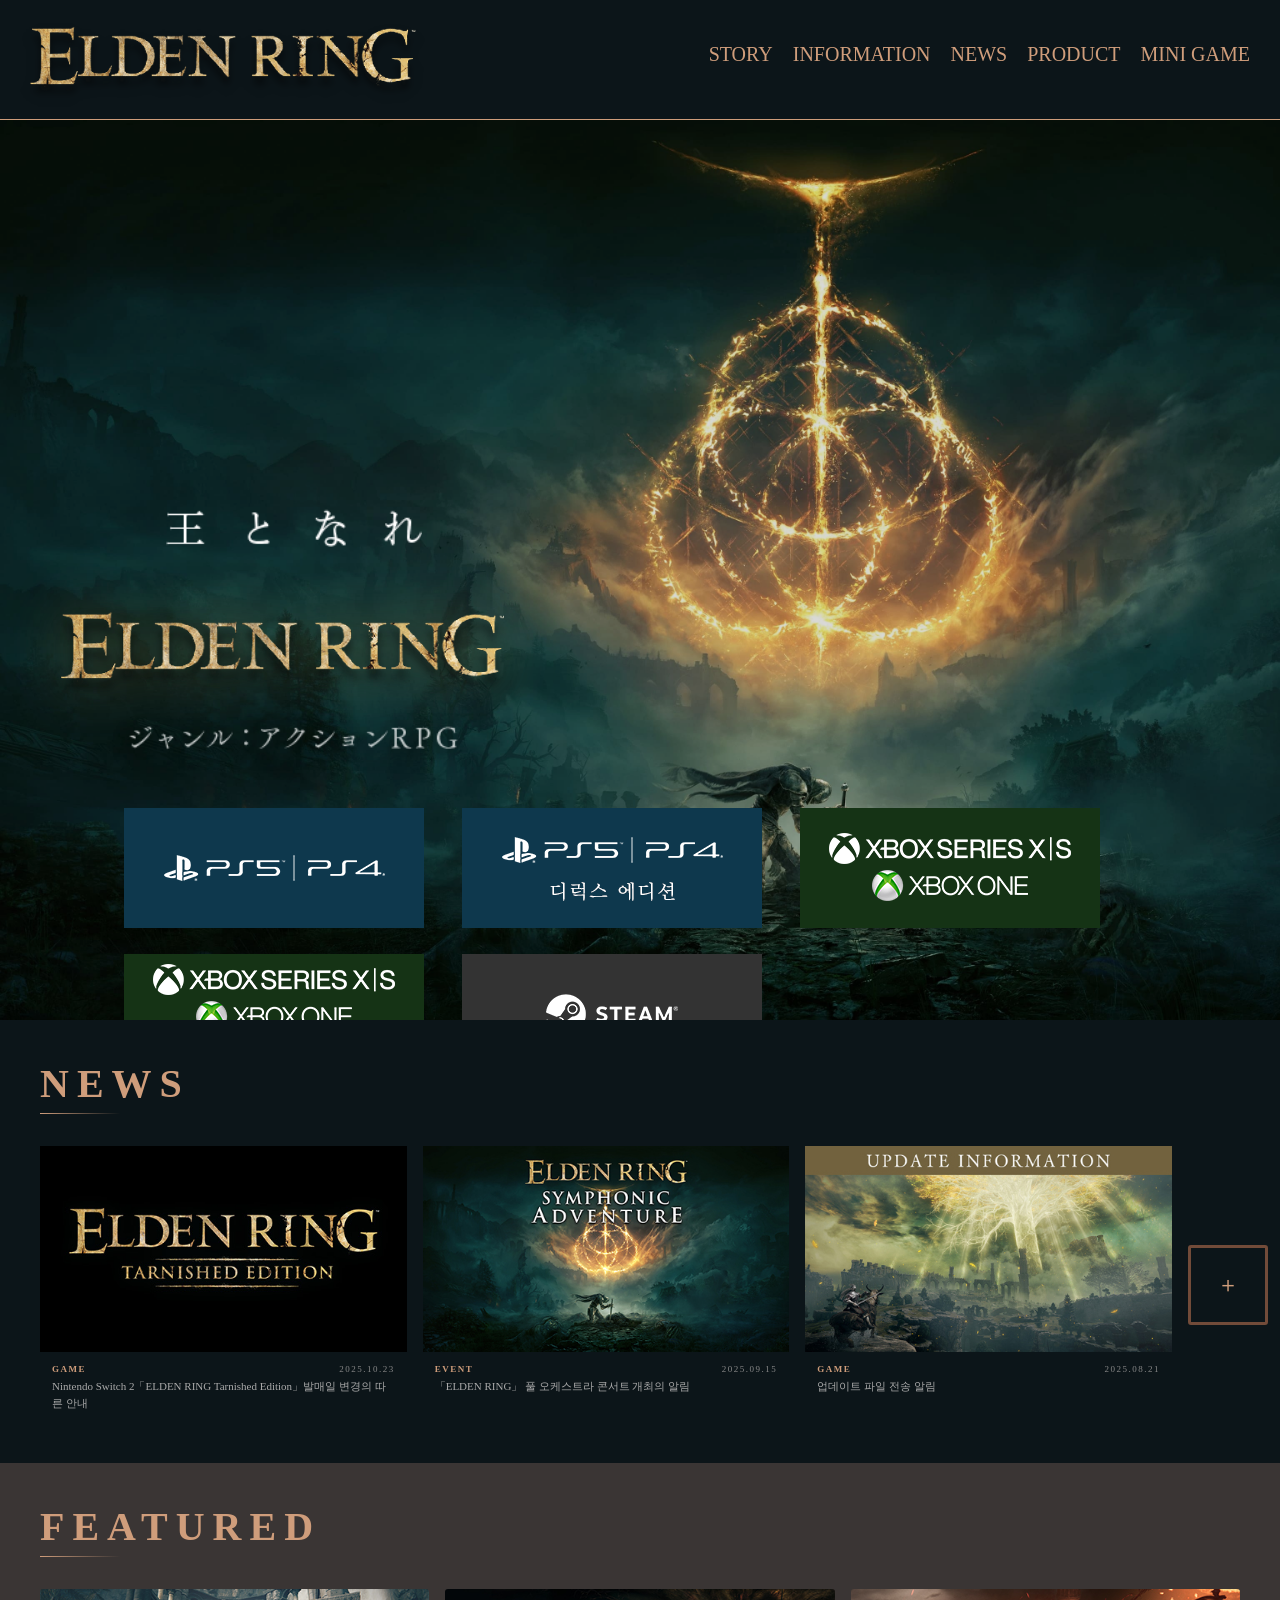
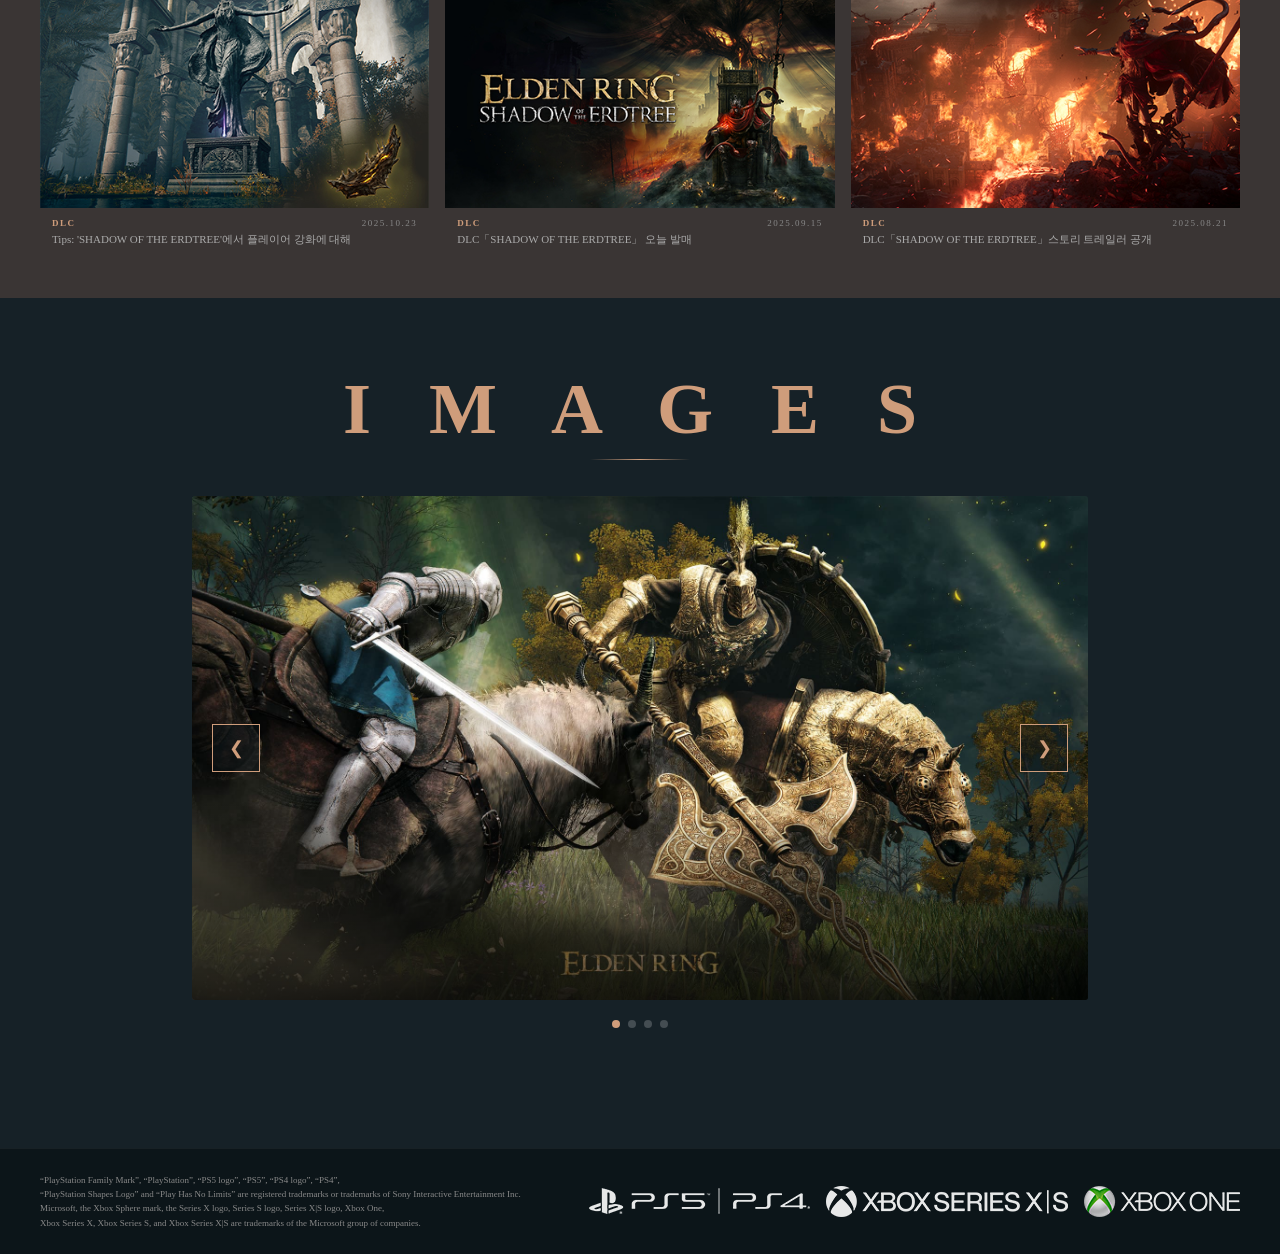
<file: EldenRing_Main.html>
<!DOCTYPE html> 
<html>
<head>
    <meta charset="utf-8">  
    <meta name="viewport" content="width=device-width, initial-scale=1">  <!-- 모바일에서 콘텐츠 크기 최적화 -->
    <link rel="stylesheet" type="text/css" href="EldenRing_Css.css">
    <title>ELDEN RING</title>
</head>

<body>
  
    <header>
        <div id="logo">
            <a href="EldenRing_Main.html">
                <img src="image/logo.png" alt="EldenRing로고">    
            </a>
        </div>

      <button class="nav-toggle" id="navToggle" aria-label="메뉴">
        <span></span>
        <span></span>
        <span></span>
      </button>

        <div class="navmenu" id="navmenu">
            <p><a href="EldenRing_Story.html">STORY</a></p>
            <p><a href="#">INFORMATION</a></p>
            <p><a href="EldenRing_News.html">NEWS</a></p>
            <p><a href="#">PRODUCT</a></p>
            <p><a href="EldenRing_MG.html">MINI GAME</a></p>
        </div>
    </header>

    </div>
            
            
    <div class="hero">
      <div class="hero-bg"></div>
      <div class="hero-overlay"></div>

      <div class="hero-content">
        <div class="hero-jp-top">
          <img src="image/Text/txt.png" alt="王となれ">
        </div>

        <div class="hero-logo">
          <img src="image/logo.png" alt="ELDEN RING">
        </div>

        <div class="hero-genre">
          <img src="image/Text/genre.png" alt="ジャンル：アクションRPG">
        </div>

        <div class="platform-row">
          <a class="platform-btn" href="#">
            <img src="image/Text/btn_ps.png" alt="PS5 PS4">
          </a>
          <a class="platform-btn" href="#">
            <img src="image/Text/btn_ps_dx.png" alt="PS5 PS4 디럭스 에디션">
          </a>
          <a class="platform-btn" href="#">
            <img src="image/Text/btn_xbox.png" alt="Xbox Series X|S Xbox One">
          </a>
          <a class="platform-btn" href="#">
            <img src="image/Text/btn_xbox_dx.png" alt="Xbox 디럭스 에디션">
          </a>
          <a class="platform-btn" href="#">
            <img src="image/Text/btn_steam.png" alt="Steam">
      </a>
    </div>
  </div>
</div>
    
    <main>
        <section class="news-section">
        <div class="section-title">NEWS</div>
        <div class="section-divider"></div>
        <div class="news-grid">
  
        <a href="EldenRing_News_Detail.html" class="news-card">
            <img class="news-thumb" src="image/news1.jpg" alt="Elden Ring Tarnished Edition">
            <div class="news-body">
                <div class="news-tag">GAME <span>2025.10.23</span></div>
                <div class="news-desc">Nintendo Switch 2「ELDEN RING Tarnished Edition」발매일 변경의 따른 안내</div>
            </div>
        </a>

        <a href="EldenRing_News_Detail.html" class="news-card">
            <img class="news-thumb" src="image/news2.jpg" alt="Elden Ring Symphonic Adventure">
            <div class="news-body">
                <div class="news-tag">EVENT <span>2025.09.15</span></div>
                <div class="news-desc">「ELDEN RING」 풀 오케스트라 콘서트 개최의 알림</div>
            </div>
        </a>

        <a href="EldenRing_News_Detail.html" class="news-card">
          <img class="news-thumb" src="image/news3.jpg" alt="Update Information">
          <div class="news-body">
            <div class="news-tag">GAME <span>2025.08.21</span></div>
            <div class="news-desc">업데이트 파일 전송 알림</div>
          </div>
        </a>

        <a href="EldenRing_News.html" class="news-more-btn">＋</a>
        </div>
        </section>

<section class="featured-section">
  <div class="section-title">FEATURED</div>
  <div class="section-divider"></div>
  <div class="featured-grid">

    <a href="EldenRing_News_Detail.html" class="featured-card">
      <img class="featured-thumb" src="image/featured1.jpg" alt="Featured 1">
      <div class="featured-card-body">
        <div class="featured-tag">DLC <span>2025.10.23</span></div>
        <div class="featured-desc">Tips: 'SHADOW OF THE ERDTREE'에서 플레이어 강화에 대해</div>
      </div>
    </a>

    <a href="EldenRing_News_Detail.html" class="featured-card">
      <img class="featured-thumb" src="image/featured2.jpg" alt="Shadow of the Erdtree">
      <div class="featured-card-body">
        <div class="featured-tag">DLC <span>2025.09.15</span></div>
        <div class="featured-desc">DLC「SHADOW OF THE ERDTREE」 오늘 발매</div>
      </div>
    </a>

    <a href="EldenRing_News_Detail.html" class="featured-card">
      <img class="featured-thumb" src="image/featured3.jpg" alt="Featured 3">
      <div class="featured-card-body">
        <div class="featured-tag">DLC <span>2025.08.21</span></div>
        <div class="featured-desc">DLC「SHADOW OF THE ERDTREE」스토리 트레일러 공개</div>
      </div>
    </a>
  </div>
</section>

  <section class="images-section">
  <div class="images-title">I M A G E S</div>
  <div class="images-divider"></div>

  <div class="images-carousel">

    <!-- 슬라이드 트랙: 각 이미지가 개별 슬라이드 -->
    <div class="images-track">
      <div class="images-slide active">
        <img src="image/img_main1.jpg" alt="slide 1">
      </div>
      <div class="images-slide">
        <img src="image/img_main2.jpg" alt="slide 2">
      </div>
      <div class="images-slide">
        <img src="image/img_main3.jpg" alt="slide 3">
      </div>
      <div class="images-slide">
        <img src="image/img_main4.jpg" alt="slide 4">
      </div>
    </div>

    <!-- 좌우 버튼 -->
    <button class="images-btn prev" aria-label="이전">&#10094;</button>
    <button class="images-btn next" aria-label="다음">&#10095;</button>
  </div>

  <!-- 인디케이터 -->
  <div class="images-dots">
    <div class="i-dot active" data-index="0"></div>
    <div class="i-dot" data-index="1"></div>
    <div class="i-dot" data-index="2"></div>
    <div class="i-dot" data-index="3"></div>
  </div>
</section>

        
    </main>

  <footer>
  <div class="footer-disclaimer">
    “PlayStation Family Mark”, “PlayStation”, “PS5 logo”, “PS5”, “PS4 logo”, “PS4”,<br>
    “PlayStation Shapes Logo” and “Play Has No Limits” are registered trademarks or trademarks of Sony Interactive Entertainment Inc.<br>
    Microsoft, the Xbox Sphere mark, the Series X logo, Series S logo, Series X|S logo, Xbox One,<br>
    Xbox Series X, Xbox Series S, and Xbox Series X|S are trademarks of the Microsoft group of companies.
  </div>
   

  <div class="footer-platforms">
    <img src="image/Text/logo_ps.png" alt="PS5">
    <img src="image/Text/logo_xbox01.png" alt="XBOX">
    <img src="image/Text/logo_xbox02.png" alt="XBOX2">
  </div>



</footer>
<script>
  const navToggle = document.getElementById('navToggle');
  const navmenu   = document.getElementById('navmenu');

  navToggle.addEventListener('click', () => {
    navToggle.classList.toggle('open');
    navmenu.classList.toggle('open');
  });

  // 메뉴 항목 클릭 시 자동 닫힘
  navmenu.querySelectorAll('a').forEach(link => {
    link.addEventListener('click', () => {
      navToggle.classList.remove('open');
      navmenu.classList.remove('open');
    });
  });
</script>
</body>         
  
<script>
  const iTrack = document.querySelector('.images-track');
  const iSlides = document.querySelectorAll('.images-slide');
  const iDots = document.querySelectorAll('.i-dot');
  const iPrev = document.querySelector('.images-btn.prev');
  const iNext = document.querySelector('.images-btn.next');
  let iCurrent = 0;
  const iTotal = iSlides.length;

  function iGoTo(idx) {
    iCurrent = (idx + iTotal) % iTotal;
    iTrack.style.transform = `translateX(-${iCurrent * 100}%)`;
    iSlides.forEach((s, i) => s.classList.toggle('active', i === iCurrent));
    iDots.forEach((d, i) => d.classList.toggle('active', i === iCurrent));
  }

  iNext.addEventListener('click', () => iGoTo(iCurrent + 1));
  iPrev.addEventListener('click', () => iGoTo(iCurrent - 1));
  iDots.forEach(dot => {
    dot.addEventListener('click', () => iGoTo(parseInt(dot.dataset.index)));
  });

  // 자동 재생 (5초마다, 원치 않으면 이 줄 삭제)
  setInterval(() => iGoTo(iCurrent + 1), 5000);
</script>
</file>
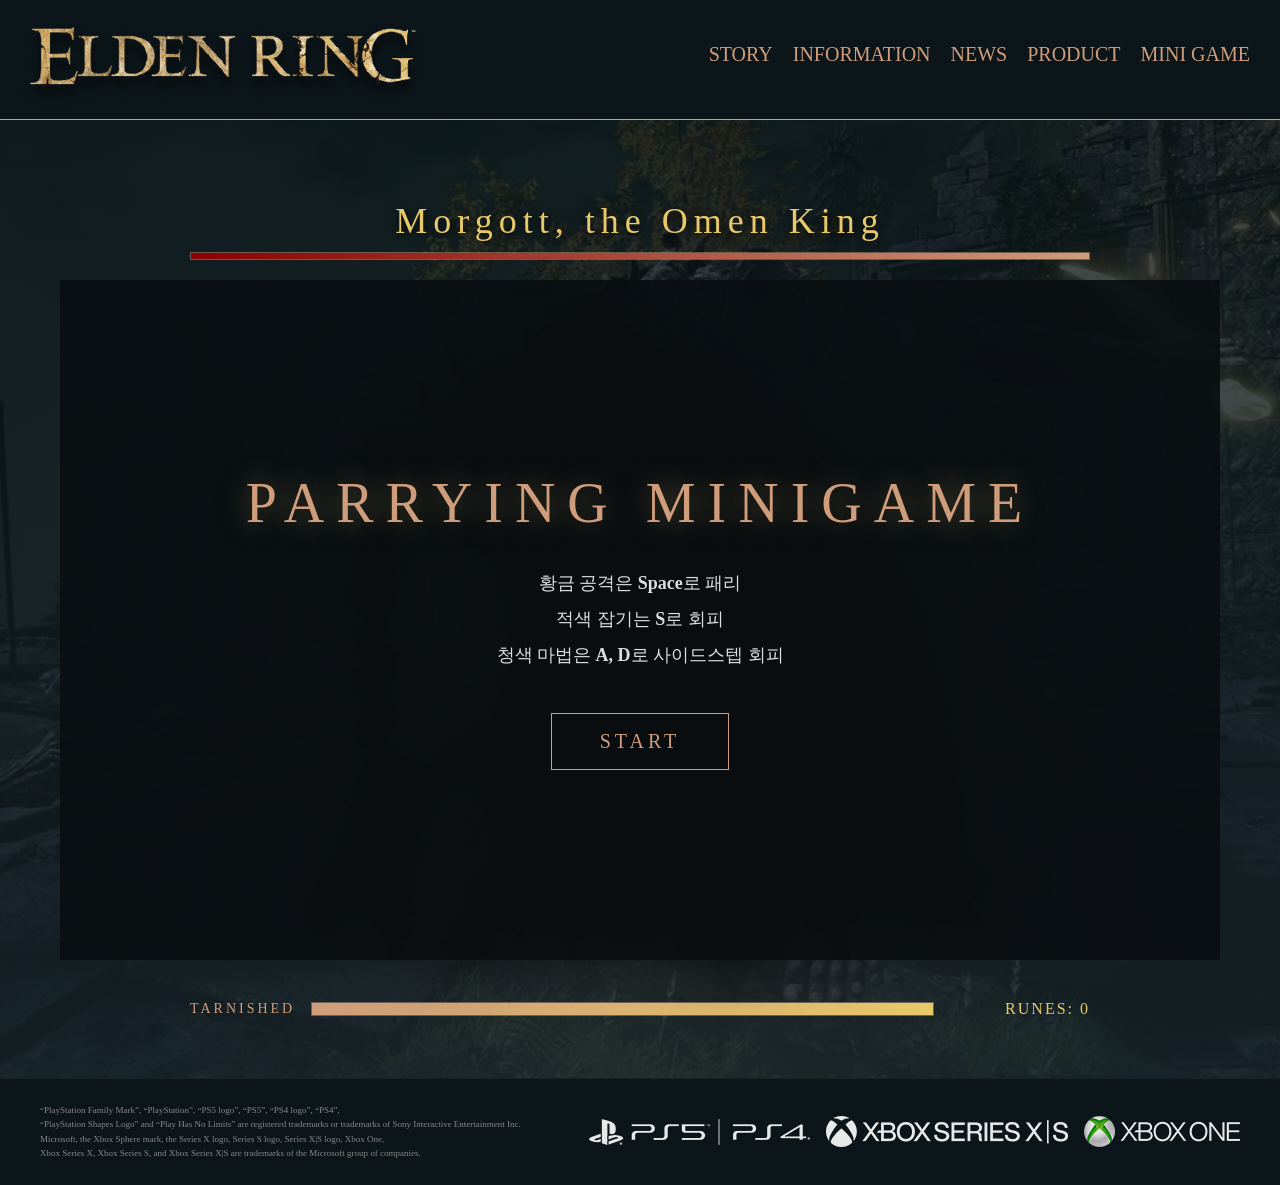
<file: EldenRing_MG.html>
<!DOCTYPE html> 
<html>
<head>
    <meta charset="utf-8">  
    <meta name="viewport" content="width=device-width, initial-scale=1">  <!-- 모바일에서 콘텐츠 크기 최적화 -->
    <link rel="stylesheet" type="text/css" href="MG_Css.css">
    <title>EldenRing</title>
    </head>

<body>
  
    <header>
        <div id="logo">
            <a href="EldenRing_Main.html">
                <img src="image/logo.png" alt="EldenRing로고">    
            </a>
        </div>

        <button class="nav-toggle" id="navToggle" aria-label="메뉴">
        <span></span>
        <span></span>
        <span></span>
        </button>

        <div class="navmenu" id="navmenu">
            <p><a href="EldenRing_Story.html">STORY</a></p>
            <p><a href="#">INFORMATION</a></p>
            <p><a href="EldenRing_News.html">NEWS</a></p>
            <p><a href="#">PRODUCT</a></p>
            <p><a href="EldenRing_MG.html">MINI GAME</a></p>
         
        </div>
    </header>

    <div class="touch-controls">
      <button class="touch-btn touch-dodge"  data-action="dodge"    aria-label="회피">↓</button>
      <button class="touch-btn touch-parry"  data-action="parry"    aria-label="패리">PARRY</button>
      <button class="touch-btn touch-side"   data-action="sidestep" aria-label="사이드스텝">⇆</button>
    </div>

   <main>
    
  <section class="arena">

    <!-- 보스 이름 & HP -->
    <div class="boss-ui">
      <div class="boss-name">Morgott, the Omen King</div>
      <div class="boss-hp-bar"><div class="boss-hp-fill" id="bossHp"></div></div>
    </div>

    <!-- 전투 무대 -->
    <div class="stage">
      <div class="boss" id="boss">
        <img src="image/MG/boss_morgott.webp" alt="boss" class="boss-img">
        <!-- 공격 글로우 이펙트 -->
        <div class="attack-glow" id="attackGlow"></div>
      </div>

      <!-- 판정 텍스트 -->
      <div class="judgement" id="judgement"></div>

      <!-- 화면 섬광(퍼펙트 패리용) -->
      <div class="flash" id="flash"></div>

      <!-- 시작/종료 오버레이 -->
      <div class="overlay" id="overlay">
        <div class="overlay-title" id="overlayTitle">PARRYING MINIGAME</div>
        <div class="overlay-sub" id="overlaySub">
          황금 공격은 <b>Space</b>로 패리<br>
          적색 잡기는 <b>S</b>로 회피<br>
          청색 마법은 <b>A, D</b>로 사이드스텝 회피
        </div>
        <button class="overlay-btn" id="startBtn">START</button>
      </div>
    </div>

    <!-- 플레이어 UI -->
    <div class="player-ui">
      <div class="hp-label">TARNISHED</div>
      <div class="player-hp-bar"><div class="player-hp-fill" id="playerHp"></div></div>
      <div class="score">RUNES: <span id="score">0</span></div>
    </div>

  </section>
</main>

    <footer>
  <div class="footer-disclaimer">
    “PlayStation Family Mark”, “PlayStation”, “PS5 logo”, “PS5”, “PS4 logo”, “PS4”,<br>
    “PlayStation Shapes Logo” and “Play Has No Limits” are registered trademarks or trademarks of Sony Interactive Entertainment Inc.<br>
    Microsoft, the Xbox Sphere mark, the Series X logo, Series S logo, Series X|S logo, Xbox One,<br>
    Xbox Series X, Xbox Series S, and Xbox Series X|S are trademarks of the Microsoft group of companies.
  </div>
   

  <div class="footer-platforms">
    <img src="image/Text/logo_ps.png" alt="PS5">
    <img src="image/Text/logo_xbox01.png" alt="XBOX">
    <img src="image/Text/logo_xbox02.png" alt="XBOX2">
  </div>



</footer>


</body>           
<script>
  const navToggle = document.getElementById('navToggle');
  const navmenu   = document.getElementById('navmenu');

  navToggle.addEventListener('click', () => {
    navToggle.classList.toggle('open');
    navmenu.classList.toggle('open');
  });

  // 메뉴 항목 클릭 시 자동 닫힘
  navmenu.querySelectorAll('a').forEach(link => {
    link.addEventListener('click', () => {
      navToggle.classList.remove('open');
      navmenu.classList.remove('open');
    });
  });
</script>

<script>
const boss        = document.getElementById('boss');
const bossHpEl    = document.getElementById('bossHp');
const playerHpEl  = document.getElementById('playerHp');
const judgement   = document.getElementById('judgement');
const flash       = document.getElementById('flash');
const overlay     = document.getElementById('overlay');
const overlayTitle= document.getElementById('overlayTitle');
const overlaySub  = document.getElementById('overlaySub');
const startBtn    = document.getElementById('startBtn');
const scoreEl     = document.getElementById('score');

const STATE = {
  playing: false,
  playerHp: 100,
  bossHp: 100,
  score: 0,
  currentAttack: null,
  resolved: false,
  phase: 'idle',   // 'idle' | 'telegraph' | 'open' | 'closed'
};

// 공격 패턴 풀
const ATTACKS = [
  { type: 'yellow', telegraph: 1400, warn: 500, strike: 200 },
  { type: 'yellow', telegraph: 1000,  warn: 350, strike: 170 },
  { type: 'yellow', telegraph: 1400, warn: 300, strike: 150 }, // 딜레이 공격
  { type: 'red',    telegraph: 1100, warn: 450, strike: 200 },
  { type: 'blue',   telegraph: 1400, warn: 500, strike: 220 },
];

function showJudgement(text, cls) {
  judgement.className = 'judgement show ' + cls;
  judgement.textContent = text;
  setTimeout(() => judgement.classList.remove('show'), 600);
}

function updateBars() {
  bossHpEl.style.width   = STATE.bossHp + '%';
  playerHpEl.style.width = STATE.playerHp + '%';
  scoreEl.textContent    = STATE.score;
}

function fireFlash() {
  flash.classList.add('fire');
  setTimeout(() => flash.classList.remove('fire'), 200);
}

function endGame(victory) {
  STATE.playing = false;
  STATE.currentAttack = null;
  boss.className = 'boss';
  overlay.classList.remove('hide');
  if (victory) {
    overlayTitle.textContent = 'ENEMY FELLED';
    overlayTitle.className = 'overlay-title victory';
    overlaySub.innerHTML = `획득한 룬: <b>${STATE.score}</b><br>...기억하리라, 빛바랜 자여.`;
  } else {
    overlayTitle.textContent = 'YOU DIED';
    overlayTitle.className = 'overlay-title died';
    overlaySub.innerHTML = `어리석은 야심은 잊어라.<br>획득한 룬: <b>${STATE.score}</b>`;
  }
  startBtn.textContent = 'TRY AGAIN';
}

function nextAttack() {
  if (!STATE.playing) return;

  const speedMul = STATE.bossHp < 30 ? 0.65 : STATE.bossHp < 70 ? 0.85 : 1;
  const atk = ATTACKS[Math.floor(Math.random() * ATTACKS.length)];

  STATE.currentAttack = atk.type;
  STATE.resolved = false;
  STATE.phase = 'telegraph';

  const tel    = atk.telegraph * speedMul;
  const warn   = atk.warn      * speedMul;

  // 1단계: 예비동작 (입력 시 TOO EARLY)
  boss.className = 'boss telegraph';

  // 2단계: 판정 윈도우 OPEN
  setTimeout(() => {
    if (!STATE.playing) return;
    boss.className = 'boss warn-' + atk.type;
    STATE.phase = 'open';
  }, tel);

  // 3단계: 판정 윈도우 CLOSE + 타격
  setTimeout(() => {
    if (!STATE.playing) return;
    STATE.phase = 'closed';
    boss.className = 'boss strike';

    if (!STATE.resolved) {
      STATE.playerHp -= 20;
      showJudgement('HIT', 'miss');
      updateBars();
      if (STATE.playerHp <= 0) { endGame(false); return; }
    }

    // 늦은 입력을 위한 짧은 유예 시간(0.5s) 후 idle 복귀
    setTimeout(() => {
      STATE.phase = 'idle';
      STATE.currentAttack = null;
      boss.className = 'boss';
      setTimeout(nextAttack, 400 + Math.random() * 500);
    }, 500);
  }, tel + warn);
}

function handleInput(action) {
  if (!STATE.playing || STATE.resolved) return;
  if (STATE.phase === 'idle') return;   // 공격 사이 입력은 무시

  // 너무 빠름: 예비동작 중 입력
  if (STATE.phase === 'telegraph') {
    STATE.resolved = true;
    STATE.playerHp -= 10;
    showJudgement('TOO EARLY', 'miss');
    updateBars();
    if (STATE.playerHp <= 0) endGame(false);
    return;
  }

  // 너무 늦음: 판정 윈도우가 이미 닫힌 뒤 입력
  if (STATE.phase === 'closed') {
    STATE.resolved = true;
    showJudgement('TOO LATE', 'miss');
    // (HP는 이미 HIT으로 깎였으므로 추가 페널티 없음)
    return;
  }

  // phase === 'open' : 정상 판정
  const atk = STATE.currentAttack;
  let success = false, perfect = false;

  if (action === 'parry' && atk === 'yellow') { success = true; perfect = true; }
  else if (action === 'dodge'    && atk === 'red')  { success = true; }
  else if (action === 'sidestep' && atk === 'blue') { success = true; }

  STATE.resolved = true;

  if (success) {
    const dmg = perfect ? 18 : 12;
    const runes = perfect ? 150 : 80;
    STATE.bossHp = Math.max(0, STATE.bossHp - dmg);
    STATE.score += runes;
    boss.classList.add('parried');
    if (perfect) fireFlash();
    showJudgement(perfect ? 'PERFECT PARRY' : 'DODGED', perfect ? 'perfect' : 'good');
    updateBars();
    if (STATE.bossHp <= 0) { endGame(true); return; }
  } else {
    STATE.playerHp -= 15;
    showJudgement('WRONG!', 'miss');
    updateBars();
    if (STATE.playerHp <= 0) endGame(false);
  }
} 

document.addEventListener('keydown', (e) => {
  if (!STATE.playing) return;
  if (e.code === 'Space')      { e.preventDefault(); handleInput('parry'); }
  else if (e.code === 'KeyS')  handleInput('dodge');
  else if (e.code === 'KeyA' || e.code === 'KeyD') handleInput('sidestep');
});

startBtn.addEventListener('click', () => {
  STATE.playing = true;
  STATE.playerHp = 100;
  STATE.bossHp = 100;
  STATE.score = 0;
  STATE.currentAttack = null;
  STATE.resolved = false;
  STATE.phase = 'idle';  
  updateBars();
  overlay.classList.add('hide');
  setTimeout(nextAttack, 1200);
});

document.querySelectorAll('.touch-btn').forEach(btn => {
  btn.addEventListener('touchstart', (e) => {
    e.preventDefault();
    if (!STATE.playing) return;
    handleInput(btn.dataset.action);
  }, { passive: false });

  // 데스크톱에서 dev 테스트용 (선택)
  btn.addEventListener('click', () => {
    if (!STATE.playing) return;
    handleInput(btn.dataset.action);
  });
});

</script>
</file>
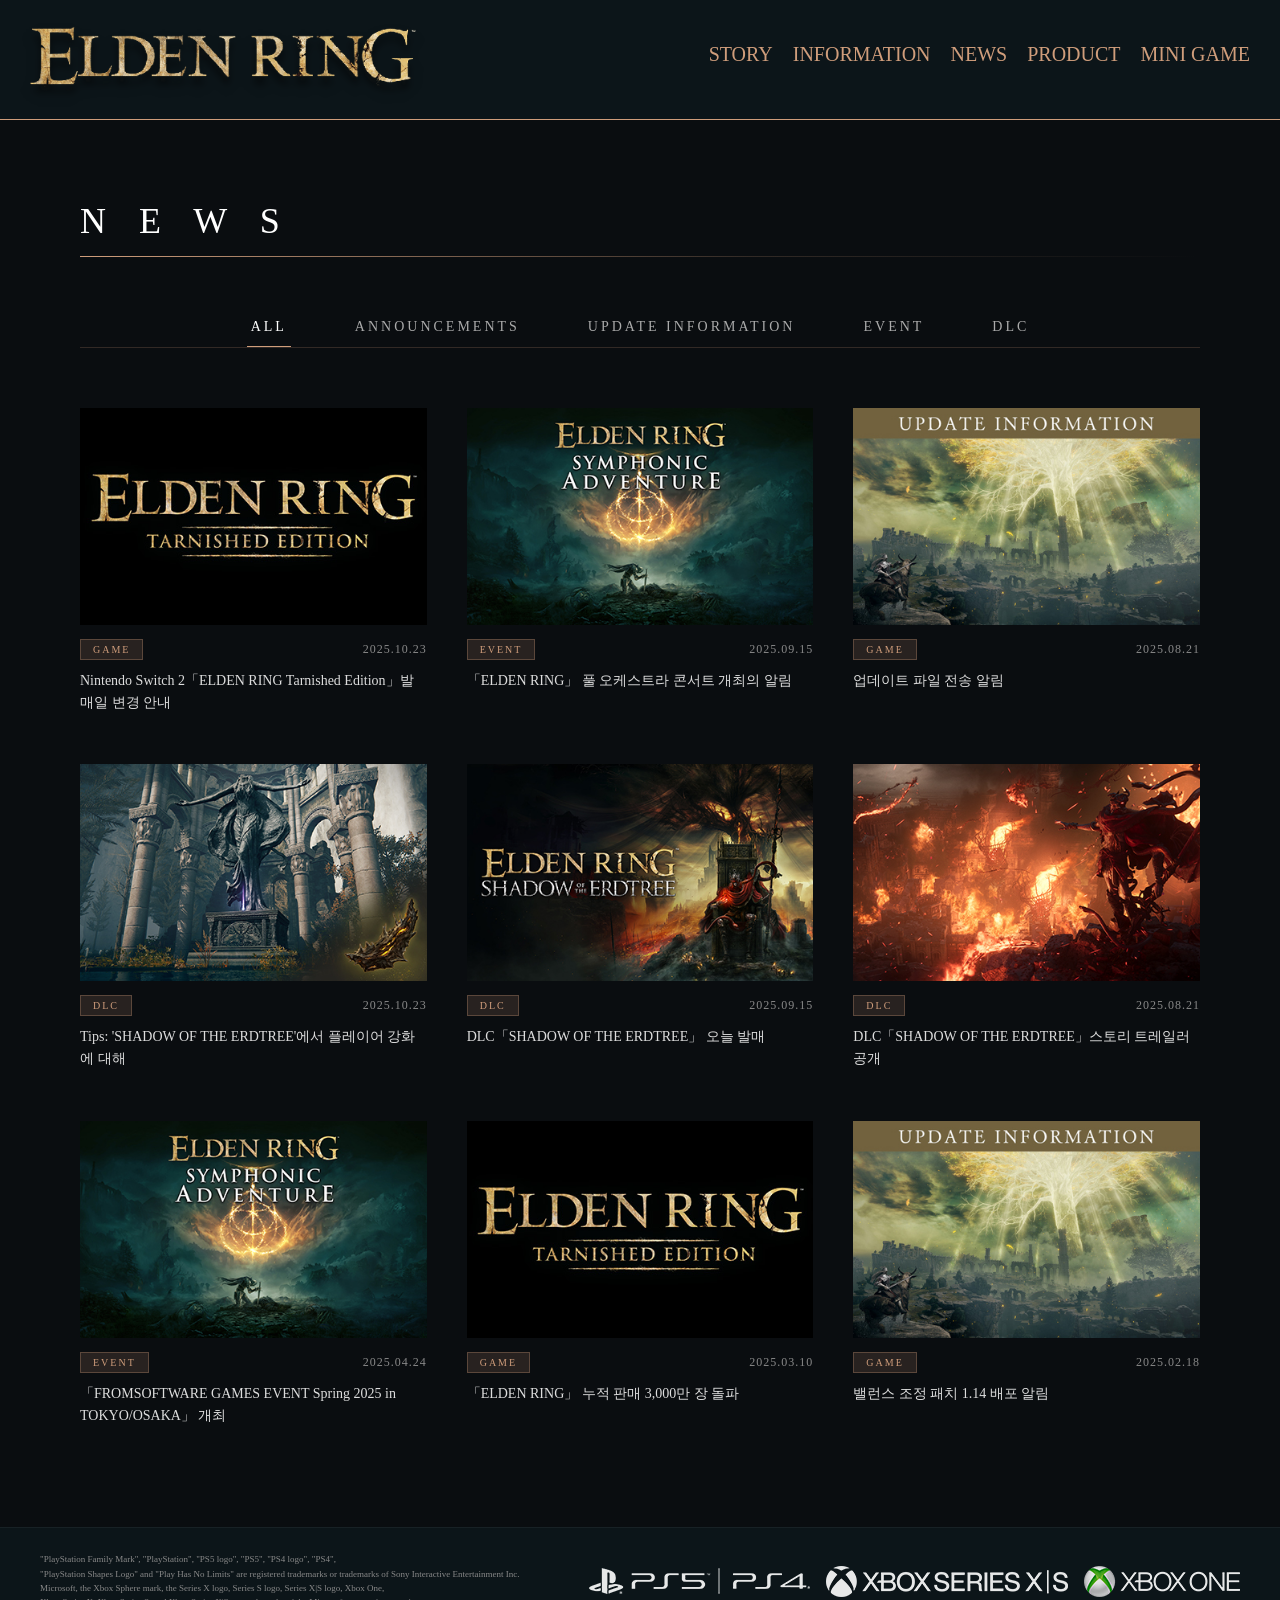
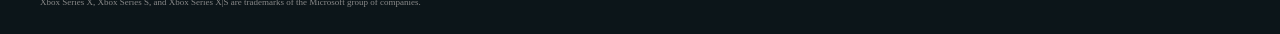
<file: EldenRing_News.html>
<!DOCTYPE html>
<html>
<head>
    <meta charset="utf-8">
    <meta name="viewport" content="width=device-width, initial-scale=1">
    <link rel="stylesheet" type="text/css" href="EldenRing_News.css">
    <title>NEWS | ELDEN RING</title>
</head>
<body>

    <header>
        <div id="logo">
            <a href="EldenRing_Main.html">
                <img src="image/logo.png" alt="EldenRing로고">
            </a>
        </div>

        <button class="nav-toggle" id="navToggle" aria-label="메뉴">
            <span></span><span></span><span></span>
        </button>

        <div class="navmenu" id="navmenu">
            <p><a href="EldenRing_Story.html">STORY</a></p>
            <p><a href="#">INFORMATION</a></p>
            <p><a href="EldenRing_News.html">NEWS</a></p>
            <p><a href="#">PRODUCT</a></p>
            <p><a href="EldenRing_MG.html">MINI GAME</a></p>
        </div>
    </header>

    <main>
        <section class="news-page">

            <div class="page-title">
                <h1>N E W S</h1>
                <div class="title-divider"></div>
            </div>

            <!-- 카테고리 탭 -->
            <div class="news-tabs">
                <button class="tab-btn active" data-filter="all">ALL</button>
                <button class="tab-btn" data-filter="announcement">ANNOUNCEMENTS</button>
                <button class="tab-btn" data-filter="update">UPDATE INFORMATION</button>
                <button class="tab-btn" data-filter="event">EVENT</button>
                <button class="tab-btn" data-filter="dlc">DLC</button>
            </div>
            <div class="tabs-divider"></div>

            <!-- 뉴스 그리드 -->
            <div class="news-list">

                <a href="EldenRing_News_Detail.html" class="news-item" data-category="announcement">
                    <div class="news-img"><img src="image/news1.jpg" alt=""></div>
                    <div class="news-meta">
                        <span class="news-tag">GAME</span>
                        <span class="news-date">2025.10.23</span>
                    </div>
                    <p class="news-title">Nintendo Switch 2「ELDEN RING Tarnished Edition」발매일 변경 안내</p>
                </a>

                <a href="#" class="news-item" data-category="event">
                    <div class="news-img"><img src="image/news2.jpg" alt=""></div>
                    <div class="news-meta">
                        <span class="news-tag">EVENT</span>
                        <span class="news-date">2025.09.15</span>
                    </div>
                    <p class="news-title">「ELDEN RING」 풀 오케스트라 콘서트 개최의 알림</p>
                </a>

                <a href="#" class="news-item" data-category="update">
                    <div class="news-img"><img src="image/news3.jpg" alt=""></div>
                    <div class="news-meta">
                        <span class="news-tag">GAME</span>
                        <span class="news-date">2025.08.21</span>
                    </div>
                    <p class="news-title">업데이트 파일 전송 알림</p>
                </a>

                <a href="#" class="news-item" data-category="dlc">
                    <div class="news-img"><img src="image/featured1.jpg" alt=""></div>
                    <div class="news-meta">
                        <span class="news-tag">DLC</span>
                        <span class="news-date">2025.10.23</span>
                    </div>
                    <p class="news-title">Tips: 'SHADOW OF THE ERDTREE'에서 플레이어 강화에 대해</p>
                </a>

                <a href="#" class="news-item" data-category="dlc">
                    <div class="news-img"><img src="image/featured2.jpg" alt=""></div>
                    <div class="news-meta">
                        <span class="news-tag">DLC</span>
                        <span class="news-date">2025.09.15</span>
                    </div>
                    <p class="news-title">DLC「SHADOW OF THE ERDTREE」 오늘 발매</p>
                </a>

                <a href="#" class="news-item" data-category="dlc">
                    <div class="news-img"><img src="image/featured3.jpg" alt=""></div>
                    <div class="news-meta">
                        <span class="news-tag">DLC</span>
                        <span class="news-date">2025.08.21</span>
                    </div>
                    <p class="news-title">DLC「SHADOW OF THE ERDTREE」스토리 트레일러 공개</p>
                </a>

                <a href="#" class="news-item" data-category="event">
                    <div class="news-img"><img src="image/news2.jpg" alt=""></div>
                    <div class="news-meta">
                        <span class="news-tag">EVENT</span>
                        <span class="news-date">2025.04.24</span>
                    </div>
                    <p class="news-title">「FROMSOFTWARE GAMES EVENT Spring 2025 in TOKYO/OSAKA」 개최</p>
                </a>

                <a href="#" class="news-item" data-category="announcement">
                    <div class="news-img"><img src="image/news1.jpg" alt=""></div>
                    <div class="news-meta">
                        <span class="news-tag">GAME</span>
                        <span class="news-date">2025.03.10</span>
                    </div>
                    <p class="news-title">「ELDEN RING」 누적 판매 3,000만 장 돌파</p>
                </a>

                <a href="#" class="news-item" data-category="update">
                    <div class="news-img"><img src="image/news3.jpg" alt=""></div>
                    <div class="news-meta">
                        <span class="news-tag">GAME</span>
                        <span class="news-date">2025.02.18</span>
                    </div>
                    <p class="news-title">밸런스 조정 패치 1.14 배포 알림</p>
                </a>

            </div>

        </section>
    </main>

    <footer>
        <div class="footer-disclaimer">
            "PlayStation Family Mark", "PlayStation", "PS5 logo", "PS5", "PS4 logo", "PS4",<br>
            "PlayStation Shapes Logo" and "Play Has No Limits" are registered trademarks or trademarks of Sony Interactive Entertainment Inc.<br>
            Microsoft, the Xbox Sphere mark, the Series X logo, Series S logo, Series X|S logo, Xbox One,<br>
            Xbox Series X, Xbox Series S, and Xbox Series X|S are trademarks of the Microsoft group of companies.
        </div>
        <div class="footer-platforms">
            <img src="image/Text/logo_ps.png" alt="PS5">
            <img src="image/Text/logo_xbox01.png" alt="XBOX">
            <img src="image/Text/logo_xbox02.png" alt="XBOX2">
        </div>
    </footer>

    <script>
        const navToggle = document.getElementById('navToggle');
        const navmenu = document.getElementById('navmenu');
        navToggle.addEventListener('click', () => {
            navToggle.classList.toggle('open');
            navmenu.classList.toggle('open');
        });
        navmenu.querySelectorAll('a').forEach(link => {
            link.addEventListener('click', () => {
                navToggle.classList.remove('open');
                navmenu.classList.remove('open');
            });
        });

        // 카테고리 필터
        const tabBtns = document.querySelectorAll('.tab-btn');
        const newsItems = document.querySelectorAll('.news-item');
        tabBtns.forEach(btn => {
            btn.addEventListener('click', () => {
                tabBtns.forEach(b => b.classList.remove('active'));
                btn.classList.add('active');
                const f = btn.dataset.filter;
                newsItems.forEach(item => {
                    item.style.display = (f === 'all' || item.dataset.category === f) ? '' : 'none';
                });
            });
        });
    </script>
</body>
</html>
</file>
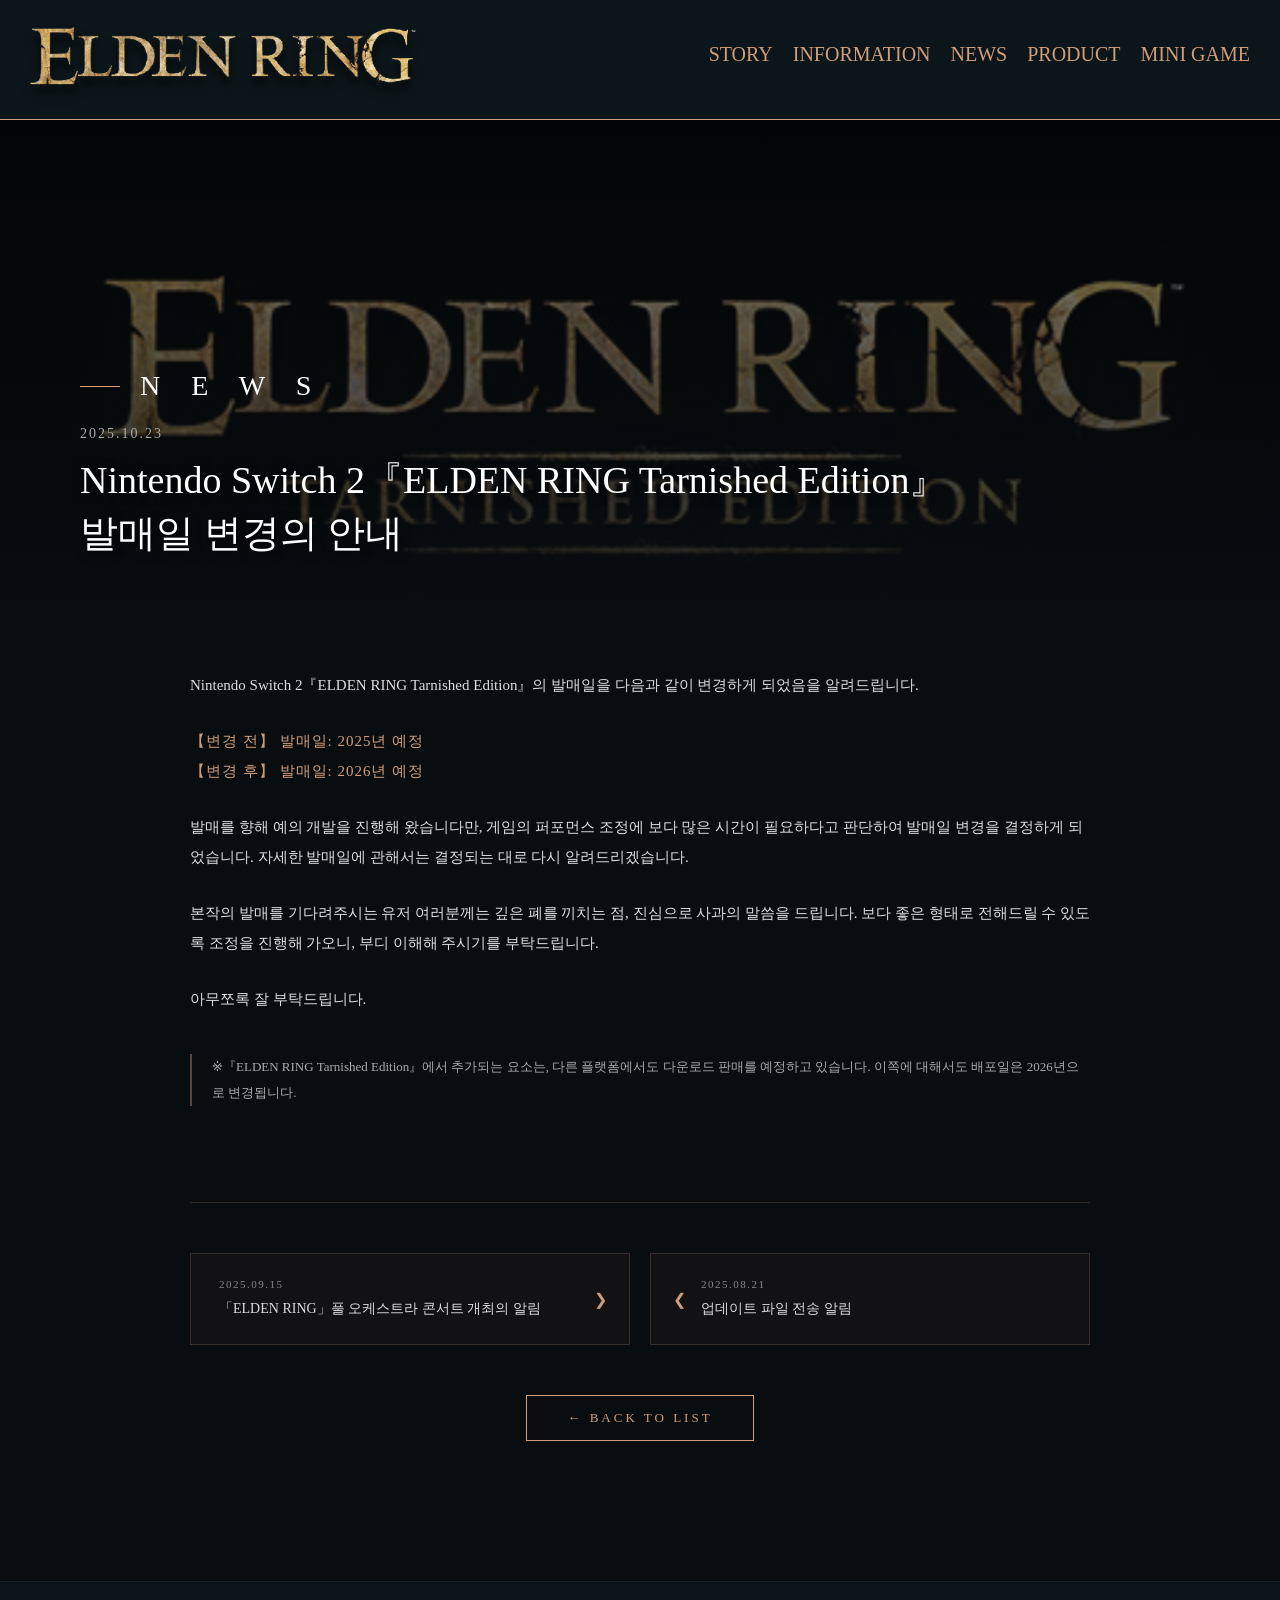
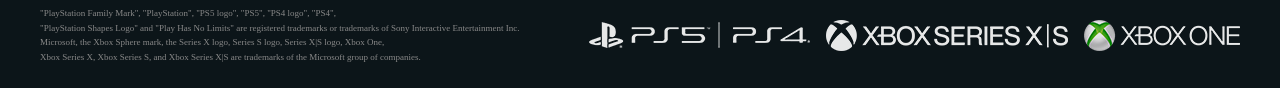
<file: EldenRing_News_Detail.html>
<!DOCTYPE html>
<html>
<head>
    <meta charset="utf-8">
    <meta name="viewport" content="width=device-width, initial-scale=1">
    <link rel="stylesheet" type="text/css" href="EldenRing_News_Detail.css">
    <title>NEWS DETAIL | ELDEN RING</title>
</head>
<body>

    <header>
        <div id="logo">
            <a href="EldenRing_Main.html">
                <img src="image/logo.png" alt="EldenRing로고">
            </a>
        </div>
        <button class="nav-toggle" id="navToggle" aria-label="메뉴">
            <span></span><span></span><span></span>
        </button>
        <div class="navmenu" id="navmenu">
            <p><a href="EldenRing_Story.html">STORY</a></p>
            <p><a href="#">INFORMATION</a></p>
            <p><a href="EldenRing_News.html">NEWS</a></p>
            <p><a href="#">PRODUCT</a></p>
            <p><a href="EldenRing_MG.html">MINI GAME</a></p>
        </div>
    </header>

    <main>
        <!-- 헤로(상단 이미지 + 제목 오버레이) -->
        <section class="detail-hero">
            <div class="hero-bg" style="background-image:url('image/news1.jpg');"></div>
            <div class="hero-overlay"></div>
            <div class="hero-content">
                <div class="hero-section-label">N E W S</div>
                <div class="hero-date">2025.10.23</div>
                <h1 class="hero-title">Nintendo Switch 2『ELDEN RING Tarnished Edition』<br>발매일 변경의 안내</h1>
            </div>
        </section>

        <!-- 본문 -->
        <section class="detail-body">
            <div class="detail-content">
                <p>Nintendo Switch 2『ELDEN RING Tarnished Edition』의 발매일을 다음과 같이 변경하게 되었음을 알려드립니다.</p>

                <p class="strong-line">【변경 전】 발매일: 2025년 예정<br>
                【변경 후】 발매일: 2026년 예정</p>

                <p>발매를 향해 예의 개발을 진행해 왔습니다만, 게임의 퍼포먼스 조정에 보다 많은 시간이 필요하다고 판단하여 발매일 변경을 결정하게 되었습니다. 자세한 발매일에 관해서는 결정되는 대로 다시 알려드리겠습니다.</p>

                <p>본작의 발매를 기다려주시는 유저 여러분께는 깊은 폐를 끼치는 점, 진심으로 사과의 말씀을 드립니다. 보다 좋은 형태로 전해드릴 수 있도록 조정을 진행해 가오니, 부디 이해해 주시기를 부탁드립니다.</p>

                <p>아무쪼록 잘 부탁드립니다.</p>

                <p class="note">※『ELDEN RING Tarnished Edition』에서 추가되는 요소는, 다른 플랫폼에서도 다운로드 판매를 예정하고 있습니다. 이쪽에 대해서도 배포일은 2026년으로 변경됩니다.</p>
            </div>

            <!-- 이전/다음 -->
            <div class="detail-nav">
                <a href="#" class="nav-prev">
                    <span class="nav-date">2025.09.15</span>
                    <span class="nav-title">「ELDEN RING」풀 오케스트라 콘서트 개최의 알림</span>
                    <span class="nav-arrow">&#10095;</span>
                </a>
                <a href="#" class="nav-next">
                    <span class="nav-date">2025.08.21</span>
                    <span class="nav-title">업데이트 파일 전송 알림</span>
                    <span class="nav-arrow">&#10094;</span>
                </a>
            </div>

            <div class="back-to-list">
                <a href="EldenRing_News.html">← BACK TO LIST</a>
            </div>
        </section>
    </main>

    <footer>
        <div class="footer-disclaimer">
            "PlayStation Family Mark", "PlayStation", "PS5 logo", "PS5", "PS4 logo", "PS4",<br>
            "PlayStation Shapes Logo" and "Play Has No Limits" are registered trademarks or trademarks of Sony Interactive Entertainment Inc.<br>
            Microsoft, the Xbox Sphere mark, the Series X logo, Series S logo, Series X|S logo, Xbox One,<br>
            Xbox Series X, Xbox Series S, and Xbox Series X|S are trademarks of the Microsoft group of companies.
        </div>
        <div class="footer-platforms">
            <img src="image/Text/logo_ps.png" alt="PS5">
            <img src="image/Text/logo_xbox01.png" alt="XBOX">
            <img src="image/Text/logo_xbox02.png" alt="XBOX2">
        </div>
    </footer>

    <script>
        const navToggle = document.getElementById('navToggle');
        const navmenu = document.getElementById('navmenu');
        navToggle.addEventListener('click', () => {
            navToggle.classList.toggle('open');
            navmenu.classList.toggle('open');
        });
        navmenu.querySelectorAll('a').forEach(link => {
            link.addEventListener('click', () => {
                navToggle.classList.remove('open');
                navmenu.classList.remove('open');
            });
        });
    </script>
</body>
</html>
</file>
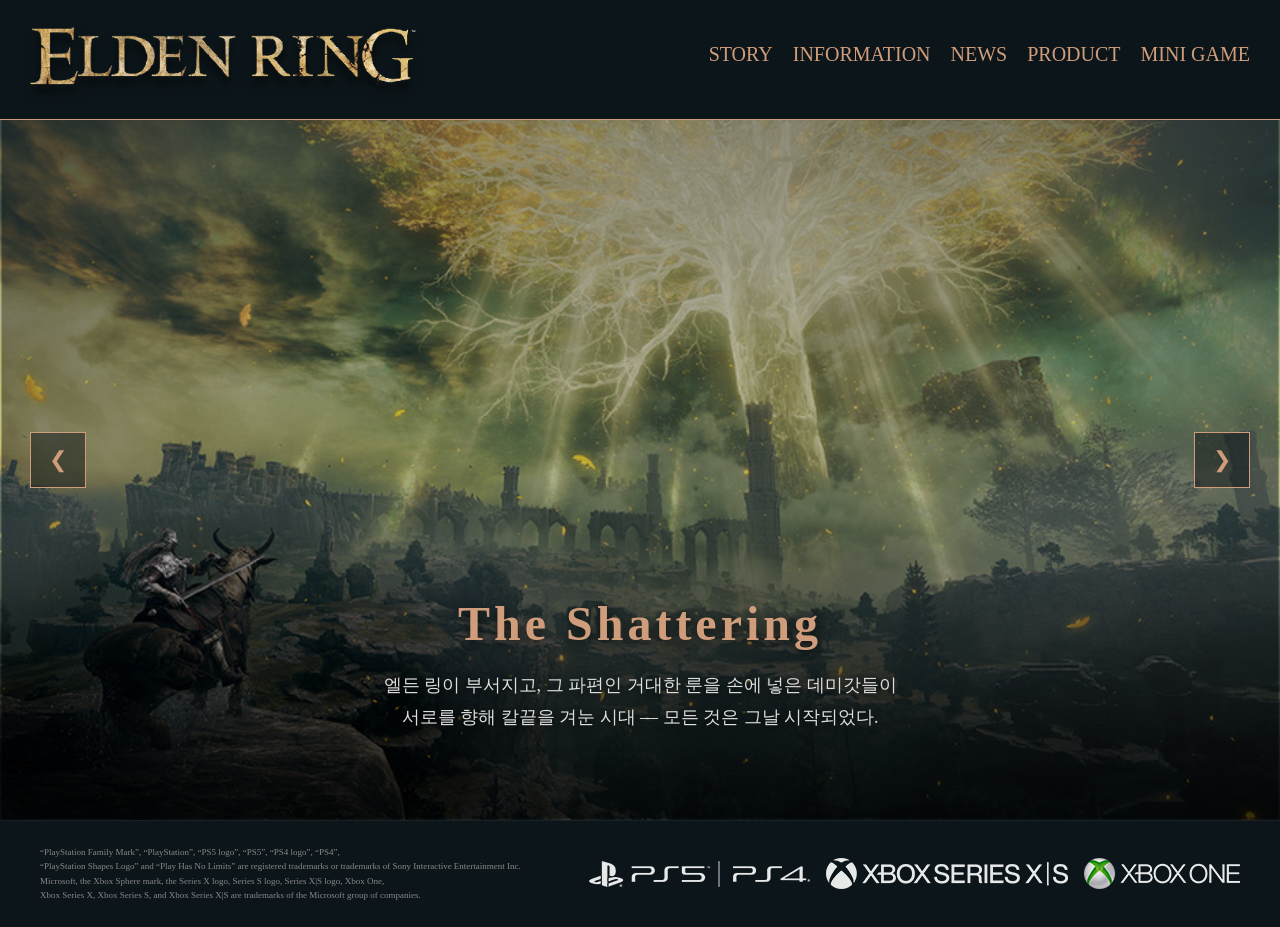
<file: EldenRing_Story.html>
<!DOCTYPE html> 
<html>
<head>
    <meta charset="utf-8">  
    <meta name="viewport" content="width=device-width, initial-scale=1">  <!-- 모바일에서 콘텐츠 크기 최적화 -->
    <link rel="stylesheet" type="text/css" href="Story_Css.css">
    <title>EldenRing_Story</title>
</head>


<body>
  
    <header>
        <div id="logo">
            <a href="EldenRing_Main.html">
                <img src="image/logo.png" alt="EldenRing로고">    
            </a>
        </div>

         <button class="nav-toggle" id="navToggle" aria-label="메뉴">
        <span></span>
        <span></span>
        <span></span>
        </button>

        <div class="navmenu" id="navmenu">
            <p><a href="EldenRing_Story.html">STORY</a></p>
            <p><a href="#">INFORMATION</a></p>
            <p><a href="EldenRing_News.html">NEWS</a></p> 
            <p><a href="#">PRODUCT</a></p>
            <p><a href="EldenRing_MG.html">MINI GAME</a></p>
        </div>
    </header>

  <main>
  <section class="images-story">
    <div class="story-carousel">

      <!-- 슬라이드 트랙 -->
      <div class="carousel-track">

        <div class="carousel-slide active">
          <img src="image/img_concept_01.jpg" alt="slide 1">
          <div class="slide-caption">
            <h2>The Shattering</h2>
            <p>엘든 링이 부서지고, 그 파편인 거대한 룬을 손에 넣은 데미갓들이<br>
               서로를 향해 칼끝을 겨눈 시대 — 모든 것은 그날 시작되었다.</p>
          </div>
        </div>

        <div class="carousel-slide">
          <img src="image/img_concept_02.jpg" alt="slide 2">
          <div class="slide-caption">
            <h2>Tarnished</h2>
            <p>은총을 잃고 추방되었던 자들이여,<br>
               다시 황금빛 인도를 따라 광활한 광야로 돌아오라.</p>
          </div>
        </div>

        <div class="carousel-slide">
          <img src="image/img_concept_03.jpg" alt="slide 3">
          <div class="slide-caption">
            <h2>The Erdtree</h2>
            <p>황금나무는 여전히 하늘을 떠받치고 있으나,<br>
               그 뿌리에는 오래된 죄와 봉인된 진실이 잠들어 있다.</p>
          </div>
        </div>

        <div class="carousel-slide">
          <img src="image/img_concept_04.jpg" alt="slide 4">
          <div class="slide-caption">
            <h2>Demigods</h2>
            <p>거대한 룬을 가진 자들의 광기, 영광, 그리고 몰락 —<br>
               그들과의 만남은 곧 새 질서를 위한 시련이다.</p>
          </div>
        </div>

        <div class="carousel-slide">
          <img src="image/img_concept_05.jpg" alt="slide 5">
          <div class="slide-caption">
            <h2>Elden Lord</h2>
            <p>부서진 고리를 다시 엮을 자,<br>
               혹은 새로운 시대를 여는 자가 되어라.</p>
          </div>
        </div>

         
      </div>

      <!-- 좌우 버튼 -->
     <button class="carousel-btn prev" aria-label="이전">&#10094;</button>
          <button class="carousel-btn next" aria-label="다음">&#10095;</button>

      <!-- 인디케이터(점) -->
   

    </div>
  </section>
</main>

  <footer>
  <div class="footer-disclaimer">
    “PlayStation Family Mark”, “PlayStation”, “PS5 logo”, “PS5”, “PS4 logo”, “PS4”,<br>
    “PlayStation Shapes Logo” and “Play Has No Limits” are registered trademarks or trademarks of Sony Interactive Entertainment Inc.<br>
    Microsoft, the Xbox Sphere mark, the Series X logo, Series S logo, Series X|S logo, Xbox One,<br>
    Xbox Series X, Xbox Series S, and Xbox Series X|S are trademarks of the Microsoft group of companies.
  </div>
   

  <div class="footer-platforms">
    <img src="image/Text/logo_ps.png" alt="PS5">
    <img src="image/Text/logo_xbox01.png" alt="XBOX">
    <img src="image/Text/logo_xbox02.png" alt="XBOX2">
  </div>



</footer>
<script>
  const navToggle = document.getElementById('navToggle');
  const navmenu   = document.getElementById('navmenu');

  navToggle.addEventListener('click', () => {
    navToggle.classList.toggle('open');
    navmenu.classList.toggle('open');
  });

  // 메뉴 항목 클릭 시 자동 닫힘
  navmenu.querySelectorAll('a').forEach(link => {
    link.addEventListener('click', () => {
      navToggle.classList.remove('open');
      navmenu.classList.remove('open');
    });
  });
</script>

<script>
  const track = document.querySelector('.carousel-track');
  const slides = document.querySelectorAll('.carousel-slide');
  const prevBtn = document.querySelector('.carousel-btn.prev');
  const nextBtn = document.querySelector('.carousel-btn.next');
  let current = 0;
  const total = slides.length;

  function goTo(idx) {
    current = (idx + total) % total;
    track.style.transform = `translateX(-${current * 100}%)`;

    slides.forEach((s, i) => s.classList.toggle('active', i === current));
    dots.forEach((d, i) => d.classList.toggle('active', i === current));
  }

  nextBtn.addEventListener('click', () => goTo(current + 1));
  prevBtn.addEventListener('click', () => goTo(current - 1));
  dots.forEach(dot => {
    dot.addEventListener('click', () => goTo(parseInt(dot.dataset.index)));
  });

  // 키보드 화살표 지원 (선택)
  document.addEventListener('keydown', (e) => {
    if (e.key === 'ArrowRight') goTo(current + 1);
    if (e.key === 'ArrowLeft')  goTo(current - 1);
  });
</script>
</body>           
</html>
</file>
<file: EldenRing_Css.css>
@font-face {
    font-family: "Pretendard";
    src: url("font/EBGaramond-VariableFont_wght.ttf") format("truetype");
}


* {
    margin: 0;
    padding: 0;
    box-sizing: border-box; 
}
a, a:link, a:hover, a:visited { 
    text-decoration: none;
    color: inherit;
}
:root {
    --gold: #cf9d7b;
    --gold-light: #e8c96a;
    --dark: #162127;
    --dark2: #0c1519;
    --dark3: #3a3534;
    --dark4: #1f1f21;
    --text-dim: #888;
    --text-mid: #aaa;
    --text-bright: #ddd;
  }
body { 
    font-family: "EB Garamond", serif;
    background-color: #162127;
    
   

}

.bg-layer {
    position: fixed;  
    top: 0;
    left: 0;
    width: 100vw;     
    height: 100vh;    
    z-index: -1;      
    overflow: hidden; 
    pointer-events: none; 
}

/* -----------------------------------------------------------------------  
header 영역 - 로고, 메인메뉴
----------------------------------------------------------------------- */

header {
    position: fixed; 
    top: 0;
    left: 0;
    display: flex;
    justify-content: space-between;
    align-items: center; 
    width: 100%;
    height: 120px;
    padding: 0 30px 0 0px;
    background-color: #0C1519;
    z-index: 10000;
    border-bottom: 1px solid #cf9d7b
}

.hero {
    position: relative;
    width: 100%;           
    max-width: 1920px;     
    height: 900px;        
    margin: 120px auto 0;  
    overflow: hidden;      
    min-height: 500px;
    
  }
.hero-bg {
    position: absolute;
    inset: 0;
    background-image: url('image/mainimage.jpg');
    background-size: cover;
    background-position: center 90%;
    background-repeat: no-repeat;    
    filter: brightness(0.85);
  }
.hero-content {
    position: relative;
    z-index: 10;
    padding: 0 60px;
    padding-top: 80px;
  }
 .hero-jp-top {
    position: absolute;
    margin-bottom: 14px;
    top: 510%;
    left: 23%;
    transform: translate(-50%, -50%); 
    width: 20%;          
    z-index: 4;
  }
  .hero-jp-top img {
    height: auto;
    width: 100%;
    display: flex;
    filter: brightness(1.1);
  }

  /* ELDEN RING 로고 이미지 */
  .hero-logo {
    position: absolute;
    top: 670%;            
  left: 22%;           
  transform: translate(-50%, -50%); 
  width: 40%;          
  z-index: 5;
  }
  .hero-logo img {
    height: auto;
    width: 100%;
    display: flex;
    filter: drop-shadow(0 0 30px rgba(201,168,76,0.45));
  }

  .hero-genre {
    position: absolute;
    margin-bottom: 32px;
    top: 780%;
    left: 23%;
    transform: translate(-50%, -50%); 
    width: 30%;  
    z-index: 6;
  }
  .hero-genre img {
    height: auto;
    width: 100%;
    display: flex;
    opacity: 0.75;
  }

  .platform-row { 
    display: flex; 
    gap: 10px; 
    flex-wrap: wrap;
    position: absolute;   
    top: 850%;         
    left: 110px;
    z-index: 20;          
    
  }
  .platform-btn {
    display: flex;
    align-items: center;
    gap: 7px;
    padding: 8px 14px;
    border-radius: 3px;
    cursor: pointer;
    transition: background 0.2s, border-color 0.2s;
    text-decoration: none;
    color: var(--text-bright);
    font-size: 10px;
    font-weight: 600;
    letter-spacing: 1px;
    white-space: nowrap;
  }
  .platform-btn:hover { background: rgba(201,168,76,0.1); border-color: rgba(201,168,76,0.4); }
  .platform-btn .icon { font-size: 16px; line-height: 1; }
  .platform-btn .sub { font-size: 8px; color: var(--text-dim); display: block; }

#logo { 
    height: 240px; 
    display: flex;
    
}
#logo img {
    height: 250px; 
    width: auto;   
    display: block; 
}
#logo a:hover img {
    opacity: 0.5;
    transition: opacity 0.3s ease;
}

.navmenu {
    font-size: 20px;
    height: 33px;
    display: flex;
    gap: 20px; 
}

.navmenu a {
    color: #cf9d7b;
}
.navmenu a:link {
    text-decoration: none;
}
.navmenu a:hover {
    color: rgb(36, 109, 124);
    font-weight: 700;
}



/* -----------------------------------------------------------------------
본문 영역
----------------------------------------------------------------------- */
 section { padding: 40px 40px; }
  .section-title {
    font-size: 40px;
    font-weight: 700;
    color: var(--gold);
    letter-spacing: 8px;
    margin-bottom: 6px;
  }
  .section-divider {
    width: 80px; height: 1px;   
    background: linear-gradient(to right, var(--gold), transparent);
    margin-bottom: 32px;
  }

  /* ── NEWS ── */
  .news-section { background: var(--dark2); }
  .news-grid {
    display: grid;
    grid-template-columns: repeat(3, 1fr) 52px;
    gap: 16px;
    align-items: start;
  }
  .news-card {
    overflow: hidden;
    cursor: pointer;
    transition: border-color 0.2s, transform 0.2s;
    display: block;        /* a 태그일 때 블록 레이아웃 유지 */
    color: inherit;        /* a 태그 기본 색상 덮어쓰기 */
    text-decoration: none; /* 밑줄 제거 */
  }
  .news-card:hover { border-color: rgba(201,168,76,0.3); transform: translateY(-2px); }

  .news-thumb {
    width: 100%;
    aspect-ratio: 16/9;
    object-fit: cover;
    display: block;
  }

  .news-body { padding: 12px; }
  .news-tag {
    font-size: 9px;
    font-weight: 700;
    letter-spacing: 1.5px;
    color: var(--gold);
    margin-bottom: 4px;
    display: flex;
    justify-content: space-between;
  }
  .news-tag span { color: var(--text-dim); font-weight: 400; }
  .news-desc {
    font-size: 11px;
    color: var(--text-mid);
    line-height: 1.5;
    font-family: 'EB Garamond', serif;
    font-weight: 300;
  }
  .news-more-btn {
    width: 80px; height: 80px;
    border: 3px solid rgba(114, 75, 57);
    border-radius: 3px;
    display: flex;
    align-items: center;
    justify-content: center;
    font-size: 22px;
    color: var(--gold) !important;
    cursor: pointer;
    align-self: center;
    transition: background 0.2s;
    text-decoration: none;
  }
  .news-more-btn:link,
  .news-more-btn:visited,
  .news-more-btn:hover { color: var(--gold) !important; }
  .news-more-btn:hover { background: rgba(201,168,76,0.1); }
main {
    position: relative;
    width: 100%;
    max-width: 1920px; 
    margin: 0 auto; 
    margin-bottom: 60px;
    z-index: 5;
    background-color: #162127
}
 /* ── FEATURED ── */
  .featured-section { background: var(--dark3); }
  .featured-grid { display: grid; grid-template-columns: repeat(3, 1fr); gap: 16px; }
  .featured-card {
    border-radius: 3px;
    overflow: hidden;
    cursor: pointer;
    display: block;        /* a 태그일 때 블록 레이아웃 유지 */
    color: inherit;        /* a 태그 기본 색상 덮어쓰기 */
    text-decoration: none; /* 밑줄 제거 */
    transition: border-color 0.2s, transform 0.2s;
  }
  .featured-card:hover { border-color: rgba(201,168,76,0.3); transform: translateY(-2px); }

  /* 피처드 카드 썸네일 이미지 */
  .featured-thumb {
    width: 100%;
    aspect-ratio: 16/9;
    object-fit: cover;
    display: block;
  }

  .featured-card-body { padding: 10px 12px; }
  .featured-tag {
    font-size: 9px;
    font-weight: 600;
    letter-spacing: 1.5px;
    color: var(--gold);
    display: flex;
    justify-content: space-between;
    margin-bottom: 4px;
  }
  .featured-tag span { color: var(--text-dim); font-weight: 400; }
  .featured-desc {
    font-size: 11px;
    color: var(--text-mid);
    line-height: 1.4;
    font-family: 'EB Garamond', serif;
  }

  /* ── IMAGES ── */

.images-section { background: var(--dark); padding: 70px 0 60px; text-align: center; }

.images-title {
  font-family: 'EB Garamond', serif;
  font-size: 72px;
  font-weight: 700;
  letter-spacing: 20px;
  color: var(--gold);
  margin-bottom: 8px;
}
.images-divider {
  width: 100px; height: 1px;
  background: linear-gradient(to right, transparent, var(--gold), transparent);
  margin: 0 auto 36px;
}

/* 캐러셀 컨테이너 */
.images-carousel {
  position: relative;
  width: 70%;
  margin: 0 auto;
  aspect-ratio: 16/9;
  border-radius: 3px;
  overflow: hidden;
}

/* 슬라이드 트랙 */
.images-track {
  display: flex;
  width: 100%;
  height: 100%;
  transition: transform 0.7s cubic-bezier(0.65, 0, 0.35, 1);
}

/* 개별 슬라이드 */
.images-slide {
  flex: 0 0 100%;
  height: 100%;
  position: relative;
  overflow: hidden;
}
.images-slide img {
  width: 100%;
  height: 100%;
  object-fit: cover;
  object-position: center 20%;
  display: block;
}
.images-slide::after {
  content: '';
  position: absolute;
  bottom: 0; left: 0; right: 0;
  height: 40%;
  background: linear-gradient(to top, rgba(0,0,0,0.6), transparent);
  pointer-events: none;
}

/* 좌우 버튼 */
.images-btn {
  position: absolute;
  top: 50%;
  transform: translateY(-50%);
  width: 48px;
  height: 48px;
  border: 1px solid var(--gold);
  background: rgba(12, 21, 25, 0.5);
  color: var(--gold);
  font-size: 18px;
  cursor: pointer;
  z-index: 5;
  transition: background 0.3s ease, color 0.3s ease;
}
.images-btn:hover {
  background: var(--gold);
  color: var(--dark2);
}
.images-btn.prev { left: 20px; }
.images-btn.next { right: 20px; }

/* 인디케이터 */
.images-dots { display: flex; justify-content: center; gap: 8px; margin-top: 20px; }
.i-dot {
  width: 8px; height: 8px;
  border-radius: 50%;
  background: rgba(255,255,255,0.2);
  cursor: pointer;
  transition: background 0.2s;
}
.i-dot.active { background: var(--gold); }
.i-dot:hover  { background: rgba(201,168,76,0.5); }


/* -----------------------------------------------------------------------
footer 영역 - 저작권 정보
----------------------------------------------------------------------- */

 footer {
    background: var(--dark2);
    border-top: 1px solid rgba(255,255,255,0.05);
    padding: 24px 40px;
    display: flex;
    align-items: center;
    justify-content: space-between;
    gap: 20px;
  }
  .footer-disclaimer { font-size: 9px; color: var(--text-dim); line-height: 1.6; max-width: 520px; }
  .footer-platforms {
    display: flex; gap: 16px; align-items: center;
    opacity: 0.9; font-size: 10px; letter-spacing: 1px;
    color: var(--text-dim); white-space: nowrap;
  }

/* =======================================================================
   반응형 미디어 쿼리 (공백 및 레이아웃 완벽 최적화)
   ======================================================================= */

/* 데스크탑 화면에서는 햄버거 버튼을 숨깁니다 */
.nav-toggle {
  display: none;
}

/* =============== 1. 태블릿 기준 (1024px 이하 공통 적용) =============== */
@media (max-width: 1024px) {
  
  header { 
    height: 80px; 
    padding: 0 20px 0 0; 
  }
  #logo, #logo img { 
    height: 130px; 
  }

  .nav-toggle { 
    display: block; 
    position: relative;
    width: 36px;
    height: 30px;
    background: transparent;
    border: none;
    cursor: pointer;
    z-index: 10001;
    padding: 0;
  }
  .nav-toggle span {
    display: block;
    position: absolute;
    left: 0;
    width: 100%;
    height: 2px;
    background: var(--gold);
    transition: transform 0.3s ease, opacity 0.3s ease, top 0.3s ease;
  }
  .nav-toggle span:nth-child(1) { top: 4px; }
  .nav-toggle span:nth-child(2) { top: 14px; }
  .nav-toggle span:nth-child(3) { top: 24px; }

  .nav-toggle.open span:nth-child(1) { top: 14px; transform: rotate(45deg); }
  .nav-toggle.open span:nth-child(2) { opacity: 0; }
  .nav-toggle.open span:nth-child(3) { top: 14px; transform: rotate(-45deg); }

  /* 모바일 메뉴 드로어 */
  .navmenu {
    position: fixed;
    top: 80px;
    right: 0;
    width: 280px;
    height: calc(100vh - 80px);
    background: rgba(12, 21, 25, 0.97);
    border-left: 1px solid var(--gold);
    flex-direction: column;
    align-items: flex-start;
    gap: 0;
    padding: 30px 0;
    transform: translateX(100%);
    transition: transform 0.4s cubic-bezier(0.65, 0, 0.35, 1);
    z-index: 10000;
  }
  .navmenu.open { 
    transform: translateX(0); 
  }
  .navmenu p {
    width: 100%;
    padding: 18px 30px;
    border-bottom: 1px solid rgba(207,157,123,0.15);
  }
  .navmenu a {
    font-size: 16px;
    letter-spacing: 3px;
    display: block;
    width: 100%;
  }

  /* --- Hero 영역 간격 줄이기 --- */
  .hero {
    height: auto;
    min-height: auto;
    margin-top: 80px !important;
  }
  .hero-bg {
    background-position: center center;
    background-size: cover;
  }
  .hero-content {
    position: relative;
    display: flex;
    flex-direction: column;
    align-items: center;
    justify-content: flex-start;
    padding: 40px 30px; /* 대문 상하 여백 줄임 */
    min-height: 0;
    gap: 12px; /* 대문 요소들 간의 간격 좁히기 (기존 18px -> 12px) */
  }

  .hero-jp-top,
  .hero-logo,
  .hero-genre,
  .platform-row {
    position: static !important;
    transform: none !important;
    left: auto !important; 
    top: auto !important;
    margin: 0 auto !important;
  }
  .hero-jp-top { width: 35%; max-width: 200px; }
  .hero-logo   { width: 70%; max-width: 440px; }
  .hero-genre  { width: 50%; max-width: 320px; margin-bottom: 4px; }

  /* --- 플랫폼 버튼 간의 간격 줄이기 --- */
  .platform-row {
    display: flex !important;
    flex-wrap: wrap;
    justify-content: center !important;
    gap: 6px; /* 버튼 사이 여백 좁히기 (기존 10px -> 6px) */
    width: 100%;
  }
  .platform-btn {
    padding: 4px 8px; /* 버튼 내부 여백 줄이기 */
  }
  .platform-btn img { height: 26px; width: auto; }

  main { margin-top: 0; }

  /* --- ★ 화면 축소 시에만 파트 제목 폰트 크기 줄이기 --- */
  .section-title {
    font-size: 26px; /* 데스크탑 40px -> 태블릿 크기 축소 */
    letter-spacing: 4px;
  }
  .images-title {
    font-size: 42px; /* 데스크탑 72px -> 태블릿 크기 축소 */
    letter-spacing: 10px;
  }
  
  /* --- ★ 화면 축소 시에만 캐러셀 화살표 버튼 크기 줄이기 --- */
  .images-btn {
    width: 34px;  /* 기존 48px -> 34px 축소 */
    height: 34px; /* 기존 48px -> 34px 축소 */
    font-size: 12px;
  }
  .images-btn.prev { left: 10px; }
  .images-btn.next { right: 10px; }

  /* 뉴스 그리드 레이아웃 */
  .news-grid {
    grid-template-columns: repeat(2, 1fr) !important;
    gap: 16px;
  }
  .news-more-btn {
    grid-column: span 2;
    margin: 10px auto 0;
  }

  /* 피처드 그리드 레이아웃 */
  .featured-grid {
    grid-template-columns: 1fr;
    gap: 16px;
  }

  footer {
    flex-direction: column;
    padding: 20px;
    text-align: center;
    gap: 12px;
  }
  .footer-disclaimer { font-size: 8px; max-width: 100%; }
  
  /* --- ★ 화면 축소 시에만 푸터 로고 이미지 크기 줄이기 --- */
  .footer-platforms { 
    justify-content: center; 
    gap: 12px; 
  }
  .footer-platforms img { 
    height: 20px; /* 데스크탑보다 크기 축소 */
  } 
}

/* =============== 2. 중형 모바일 기준 (768px 이하로 축소 시) =============== */
@media (max-width: 768px) {
  header { height: 70px; }
  .hero { margin-top: 70px !important; }
  .navmenu { top: 70px; height: calc(100vh - 70px); }

  #logo, #logo img { height: 110px; }
  .hero-bg { background-position: center 35%; filter: brightness(0.75); }
  
  /* 중형 모바일 hero 간격 추가 축소 */
  .hero-content { padding: 30px 20px; gap: 10px; }

  .hero-jp-top { width: 45%; }
  .hero-logo   { width: 80%; }
  .hero-genre  { width: 65%; }
  
  /* 플랫폼 버튼 간격 추가 축소 */
  .platform-row { gap: 4px; }
  .platform-btn img { height: 22px; }
  
  /* 파트 제목 폰트 크기 추가 축소 */
  .section-title { font-size: 22px; letter-spacing: 3px; }
  .images-title { font-size: 32px; letter-spacing: 6px; }
  
  .news-grid {
    grid-template-columns: 1fr !important;
  }
  .news-more-btn {
    grid-column: span 1;
  }
  
  /* 푸터 로고 크기 추가 축소 */
  .footer-platforms img { height: 16px; }
}

/* =============== 3. 소형 모바일 기준 (480px 이하로 축소 시) =============== */
@media (max-width: 480px) {
  html, body {
    overflow-x: hidden;
    width: 100%;
  }

  header { height: 60px; }
  .hero { margin-top: 60px !important; }
  .navmenu { top: 60px; height: calc(100vh - 60px); width: 75%; }

  #logo, #logo img { height: 90px; }
  
  /* 소형 모바일 hero 간격 최소화 */
  .hero-content { padding: 25px 16px; gap: 8px; }
  .hero-jp-top { width: 55%; }
  .hero-logo   { width: 85%; }
  .hero-genre  { width: 75%;
   }
  
  /* 플랫폼 버튼 간격 최소화 */
  .platform-row { gap: 4px; }
  .platform-btn img { height: 18px; }

  /* 파트 제목 폰트 크기 최대로 축소 */
  .section-title { font-size: 18px; letter-spacing: 2px; margin-bottom: 2px; }
  .section-divider { margin-bottom: 20px; }
  .images-title { font-size: 30px; letter-spacing: 4px; }
  
  /* 이미지 화살표 버튼 최소화 */
  .images-btn { width: 28px; height: 28px; font-size: 10px; }

  .footer-disclaimer { font-size: 7px; line-height: 1.4; }
  
  /* 푸터 로고 크기 최소화 */
  .footer-platforms img { height: 14px; }
}
</file>
<file: MG_Css.css>
@font-face {
    font-family: "Pretendard";
    src: url("font/EBGaramond-VariableFont_wght.ttf") format("truetype");
}


* {
    margin: 0;
    padding: 0;
    box-sizing: border-box; 
}
a, a:link, a:hover, a:visited { 
    text-decoration: none;
    color: #000;
}
:root {
    --gold: #cf9d7b;
    --gold-light: #e8c96a;
    --dark: #162127;
    --dark2: #0c1519;
    --dark3: #3a3534;
    --dark4: #1f1f21;
    --text-dim: #888;
    --text-mid: #aaa;
    --text-bright: #ddd;
  }
body { 
    font-family: "EB Garamond", serif;
    background-color: #162127;
  }

header {
    position: fixed; 
    top: 0;
    left: 0;
    display: flex;
    justify-content: space-between;
    align-items: center; 
    width: 100%;
    height: 120px;
    padding: 0 30px 0 0px;
    background-color: #0C1519;
    z-index: 10000;
    border-bottom: 1px solid #cf9d7b
}

#logo { 
    height: 240px; 
    display: flex;
    
}
#logo img {
    height: 250px; 
    width: auto;   
    display: block; 
}
#logo a:hover img {
    opacity: 0.5;
    transition: opacity 0.3s ease;
}

.navmenu {
    font-size: 20px;
    height: 33px;
    display: flex;
    gap: 20px; 
}

.navmenu a {
    color: #cf9d7b;
}
.navmenu a:link {
    text-decoration: none;
}
.navmenu a:hover {
    color: rgb(36, 109, 124);
    font-weight: 700;
}

main {
    position: relative;
    width: 100%;
    max-width: 1920px; 
    margin: 0 auto; 
   
    margin-top: 100px;
    z-index: 1;
    background-color: #162127
}

.arena {
  position: relative;
  width: 100%;
  min-height: calc(100vh - 120px);
  background:
    radial-gradient(ellipse at center 70%, rgba(207,157,123,0.08), transparent 60%),
    linear-gradient(to bottom, rgba(10,15,18,0.75) 0%, rgba(22,33,39,0.85) 100%),
    url('image/MG/bg_leyndell.webp');

  background-size: cover;
  background-position: center;
  background-repeat: no-repeat;

  padding: 100px 60px 60px;
  overflow: hidden;
}

.boss-ui {
  max-width: 900px;
  margin: 0 auto 20px;
  text-align: center;
}
.boss-name {
  font-family: 'EB Garamond', serif;
  font-size: 36px;
  letter-spacing: 6px;
  color: var(--gold-light);
  margin-bottom: 10px;
  text-shadow: 0 2px 8px rgba(0,0,0,0.8);
}
.boss-hp-bar {
  width: 100%;
  height: 8px;
  background: rgba(255,255,255,0.08);
  border: 1px solid rgba(207,157,123,0.4);
  overflow: hidden;
}
.boss-hp-fill {
  height: 100%;
  width: 100%;
  background: linear-gradient(to right, #8b0000, #cf9d7b);
  transition: width 0.4s ease;
}

/* 전투 무대 */
.stage {
  position: relative;
  width: 100%;
  max-width: 1400px;
  height: 680px;
  margin: 0 auto;
  background: radial-gradient(ellipse at center bottom, rgba(60,40,20,0.4), transparent 70%);
  display: flex;
  align-items: flex-end;
  justify-content: center;
}

/* 보스 실루엣 */
.boss {
  position: relative;
  height: 95%;
  display: flex;
  align-items: flex-end;
  animation: bossIdle 3s ease-in-out infinite;
}
.boss-img {
  height: 100%;
  width: auto;
  /* 핵심: 이미지를 실루엣으로 */
  filter: brightness(0) drop-shadow(0 0 30px rgba(0,0,0,0.9));
  transition: filter 0.3s ease, transform 0.2s ease;
}

/* 공격 단계별 보스 글로우 */
.boss.telegraph .boss-img {
  filter: brightness(0) drop-shadow(0 0 30px rgba(207,157,123,0.6));
}
.boss.warn-yellow .boss-img {
  filter: brightness(0) drop-shadow(0 0 50px rgba(232,201,106,1));
}
.boss.warn-red .boss-img {
  filter: brightness(0) drop-shadow(0 0 50px rgba(220,40,40,1));
}
.boss.warn-blue .boss-img {
  filter: brightness(0) drop-shadow(0 0 50px rgba(60,140,220,1));
}
.boss.strike .boss-img {
  transform: translateX(-30px) scale(1.03);
}
.boss.parried .boss-img {
  filter: brightness(0) drop-shadow(0 0 80px rgba(255,230,150,1));
  transform: translateX(40px);
}

@keyframes bossIdle {
  0%, 100% { transform: translateY(0); }
  50%      { transform: translateY(-8px); }
}

/* 공격 글로우 (보스 손 근처 빛) */
.attack-glow {
  position: absolute;
  top: 30%;
  left: 10%;
  width: 60px;
  height: 60px;
  border-radius: 50%;
  opacity: 0;
  pointer-events: none;
  transition: opacity 0.2s ease;
}
.boss.warn-yellow .attack-glow {
  opacity: 1;
  background: radial-gradient(circle, #e8c96a, transparent 70%);
  box-shadow: 0 0 60px #e8c96a;
}
.boss.warn-red .attack-glow {
  opacity: 1;
  background: radial-gradient(circle, #dc2828, transparent 70%);
  box-shadow: 0 0 60px #dc2828;
}
.boss.warn-blue .attack-glow {
  opacity: 1;
  background: radial-gradient(circle, #3c8cdc, transparent 70%);
  box-shadow: 0 0 60px #3c8cdc;
}

/* 판정 텍스트 */
.judgement {
  position: absolute;
  top: 35%;
  left: 50%;
  transform: translate(-50%, -50%) scale(0.8);
  font-family: 'EB Garamond', serif;
  font-size: 56px;
  font-weight: 700;
  letter-spacing: 6px;
  color: var(--gold-light);
  text-shadow: 0 0 20px rgba(0,0,0,0.9), 0 0 40px currentColor;
  opacity: 0;
  pointer-events: none;
  transition: opacity 0.3s ease, transform 0.3s ease;
  z-index: 10;
}
.judgement.show {
  opacity: 1;
  transform: translate(-50%, -50%) scale(1);
}
.judgement.perfect { color: #ffe066; }
.judgement.good    { color: #cf9d7b; }
.judgement.miss    { color: #dc2828; font-size: 48px; }

/* 화면 섬광 */
.flash {
  position: absolute;
  inset: 0;
  background: radial-gradient(circle, rgba(255,230,150,0.7), transparent 70%);
  opacity: 0;
  pointer-events: none;
  transition: opacity 0.15s ease;
  z-index: 5;
}
.flash.fire { opacity: 1; transition: opacity 0.05s ease; }

/* 오버레이 (시작/종료) */
.overlay {
  position: absolute;
  inset: 0;
  background: rgba(10,15,18,0.92);
  display: flex;
  flex-direction: column;
  align-items: center;
  justify-content: center;
  z-index: 100;
  text-align: center;
  padding: 40px;
}
.overlay.hide { display: none; }
.overlay-title {
  font-family: 'EB Garamond', serif;
  font-size: 56px;
  letter-spacing: 12px;
  color: var(--gold);
  margin-bottom: 30px;
  text-shadow: 0 0 30px rgba(232,201,106,0.4);
}
.overlay-title.died    { color: #dc2828; }
.overlay-title.victory { color: var(--gold); }
.overlay-sub {
  font-size: 18px;
  color: var(--text-bright);
  line-height: 2;
  margin-bottom: 40px;
}
.overlay-btn {
  padding: 16px 48px;
  background: transparent;
  border: 1px solid var(--gold);
  color: var(--gold);
  font-family: 'EB Garamond', serif;
  font-size: 20px;
  letter-spacing: 4px;
  cursor: pointer;
  transition: all 0.3s ease;
}
.overlay-btn:hover {
  background: var(--gold);
  color: var(--dark2);
  letter-spacing: 6px;
}

/* 플레이어 UI */
.player-ui {
  max-width: 900px;
  margin: 40px auto 0;
  display: flex;
  align-items: center;
  gap: 16px;
}
.hp-label {
  font-family: 'EB Garamond', serif;
  font-size: 14px;
  letter-spacing: 3px;
  color: var(--gold);
  min-width: 100px;
}
.player-hp-bar {
  flex: 1;
  height: 14px;
  background: rgba(255,255,255,0.08);
  border: 1px solid rgba(207,157,123,0.4);
  overflow: hidden;
}
.player-hp-fill {
  height: 100%;
  width: 100%;
  background: linear-gradient(to right, #cf9d7b, #e8c96a);
  transition: width 0.3s ease;
}
.score {
  font-family: 'EB Garamond', serif;
  font-size: 16px;
  letter-spacing: 2px;
  color: var(--gold-light);
  min-width: 140px;
  text-align: right;
}



/* -----------------------------------------------------------------------
footer 영역 - 저작권 정보
----------------------------------------------------------------------- */

 footer {
    background: var(--dark2);
    border-top: 1px solid rgba(255,255,255,0.05);
    padding: 24px 40px;
    display: flex;
    align-items: center;
    justify-content: space-between;
    gap: 20px;
  }
  .footer-disclaimer { font-size: 9px; color: var(--text-dim); line-height: 1.6; max-width: 520px; }
  .footer-platforms {
    display: flex; gap: 16px; align-items: center;
    opacity: 0.9; font-size: 10px; letter-spacing: 1px;
    color: var(--text-dim); white-space: nowrap;
  }

  /* =============== 모바일 컨트롤 (기본 숨김) =============== */
.touch-controls {
  display: none;
  position: fixed;
  bottom: 20px;
  left: 0;
  right: 0;
  z-index: 200;
  justify-content: space-around;
  align-items: center;
  padding: 0 20px;
  pointer-events: none;   /* 자식 버튼만 클릭 가능 */
}
.touch-btn {
  pointer-events: auto;
  width: 80px;
  height: 80px;
  border-radius: 50%;
  border: 2px solid var(--gold);
  background: rgba(12, 21, 25, 0.75);
  color: var(--gold);
  font-family: 'EB Garamond', serif;
  font-size: 14px;
  letter-spacing: 2px;
  font-weight: 700;
  cursor: pointer;
  user-select: none;
  -webkit-tap-highlight-color: transparent;
  transition: transform 0.1s ease, background 0.2s ease;
}
.touch-btn:active {
  transform: scale(0.9);
  background: var(--gold);
  color: var(--dark2);
}
.touch-parry {
  width: 110px;
  height: 110px;
  font-size: 18px;
  box-shadow: 0 0 25px rgba(232,201,106,0.3);
}


/* =======================================================================
   반응형 미디어 쿼리 (모바일 터치 버튼 완벽 보존 및 최적화 버전)
   ======================================================================= */

/* 기본 상태(데스크탑)에서는 모바일 터치 버튼을 숨깁니다 */
.nav-toggle, .touch-controls {
  display: none;
}

/* =============== 1. 태블릿 기준 (1024px 이하로 축소 시) =============== */
@media (max-width: 1024px) {
  
  header { 
    height: 80px; 
    padding: 0 20px 0 0; 
  }
  #logo, #logo img { 
    height: 130px; 
  }
  main {
    margin-top: 80px;
  }

  /* 햄버거 버튼 활성화 */
  .nav-toggle { 
    display: block; 
    position: relative;
    width: 36px;
    height: 30px;
    background: transparent;
    border: none;
    cursor: pointer;
    z-index: 10001;
    padding: 0;
  }
  .nav-toggle span {
    display: block;
    position: absolute;
    left: 0;
    width: 100%;
    height: 2px;
    background: var(--gold);
    transition: transform 0.3s ease, opacity 0.3s ease, top 0.3s ease;
  }
  .nav-toggle span:nth-child(1) { top: 4px; }
  .nav-toggle span:nth-child(2) { top: 14px; }
  .nav-toggle span:nth-child(3) { top: 24px; }

  .nav-toggle.open span:nth-child(1) { top: 14px; transform: rotate(45deg); }
  .nav-toggle.open span:nth-child(2) { opacity: 0; }
  .nav-toggle.open span:nth-child(3) { top: 14px; transform: rotate(-45deg); }

  /* 모바일 메뉴 드로어 */
  .navmenu {
    position: fixed;
    top: 80px;
    right: 0;
    width: 280px;
    height: calc(100vh - 80px);
    background: rgba(12, 21, 25, 0.97);
    border-left: 1px solid var(--gold);
    flex-direction: column;
    align-items: flex-start;
    gap: 0;
    padding: 30px 0;
    transform: translateX(100%);
    transition: transform 0.4s cubic-bezier(0.65, 0, 0.35, 1);
    z-index: 10000;
  }
  .navmenu.open { 
    transform: translateX(0); 
  }
  .navmenu p {
    width: 100%;
    padding: 18px 30px;
    border-bottom: 1px solid rgba(207,157,123,0.15);
  }
  .navmenu a {
    font-size: 16px;
    letter-spacing: 3px;
    display: block;
    width: 100%;
    color: var(--gold);
  }

  /* 아레나 영역 공백 제거 및 컴팩트화 */
  .arena {
    min-height: calc(100vh - 70px);
    padding: 30px 20px 20px;
  }

  .boss-ui {
    margin-bottom: 20px;
  }
  .boss-name {
    font-size: 18px;
    letter-spacing: 3px;
  }

  /* 중앙 전투 화면 비율 맞춤 */
  .stage {
    max-width: 100%;
    height: 320px;
  }
  
  .judgement {
    font-size: 32px;
    letter-spacing: 3px;
  }

  .overlay-title {
    font-size: 32px;
    letter-spacing: 6px;
  }

  .overlay-btn {
    font-size: 16px;
    padding: 12px 36px;
  }
  

  /* ★ [간격 조정] 태블릿 상태에서 버튼들 사이를 기분 좋게 띄움 */
  .touch-controls {
    display: flex !important;
    justify-content: center;
    align-items: center;
    gap: 28px; /* 기존 20px -> 28px로 살짝 넓힘 */
    margin: 25px auto 15px;
    width: 100%;
  }
  .touch-btn {
    width: 65px;
    height: 65px;
    border-radius: 50%;
    background: rgba(12, 21, 25, 0.8);
    border: 1px solid var(--gold);
    color: var(--gold);
    font-size: 20px;
    font-weight: bold;
    cursor: pointer;
    display: flex;
    justify-content: center;
    align-items: center;
    box-shadow: 0 4px 10px rgba(0,0,0,0.5);
    -webkit-tap-highlight-color: transparent;
  }

  /* 하단 플레이어 UI 컴팩트화 */
  .player-ui {
    display: flex;
    flex-direction: column;
    align-items: stretch;     /* ← 자식이 가로로 꽉 차게 */
    gap: 10px;
    margin-top: 15px;
    max-width: 100%;
    padding: 0 10px;
  }
  .hp-label {
    min-width: 0;
    text-align: left;
    font-size: 13px;
  }
  .player-hp-bar {
    flex: none;               /* ← column에서 flex:1 무력화 */
    width: 100%;              /* ← 명시적 가로 100% */
    height: 12px;
  }
  .score {
    min-width: 0;
    text-align: right;
    font-size: 14px;
  }
  footer {
    flex-direction: column;
    padding: 20px;
    text-align: center;
    gap: 12px;
  }
  .footer-disclaimer { font-size: 8px; max-width: 100%; }
}

/* =============== 2. 중형 모바일 기준 (768px 이하로 축소 시) =============== */
@media (max-width: 768px) {
  header { height: 70px; }
  main { margin-top: 70px; }
  .arena {min-height: calc(100vh - 70px); padding-top: 20px; }
  .navmenu { top: 70px; height: calc(100vh - 70px); }

  #logo, #logo img { height: 110px; }

  .boss-name { font-size: 16px; letter-spacing: 2px; }
 	.stage{ height: 260px; }
  
  .judgement { font-size: 26px; }
  .judgement.miss { font-size: 22px; }

  /* ★ [간격 조정] 일반 스마트폰 화면에서의 버튼 간격 확대 */
  .touch-controls {
    gap: 24px; /* 기존 15px -> 24px로 확대하여 플레이 편의성 제공 */
    margin-top: 20px;
    margin-bottom: 10px;
  }
  .touch-btn {
    width: 58px; /* 버튼 크기를 아주 살짝만 키워 가독성 확보 */
    height: 58px;
    font-size: 18px;
  }
  .overlay-title { font-size: 22px; letter-spacing: 4px; margin-top: 20px; }

  .overlay-sub { font-size: 14px; line-height: 1.5; margin-bottom: 30px; }

  .overlay-btn {
    font-size: 14px;
    padding: 14px 36px;
  }
  .footer-platforms img { height: 16px; }
}

/* =============== 3. 소형 모바일 기준 (480px 이하로 축소 시) =============== */
@media (max-width: 480px) {
  html, body {
    overflow-x: hidden;
    width: 100%;
  }

  header { height: 60px; }
  main { margin-top: 60px; }
  .arena {min-height: calc(100vh - 60px); padding: 15px 12px 12px; }
  .navmenu { top: 60px; height: calc(100vh - 60px); width: 75%; }

  #logo, #logo img { height: 90px; }

  .boss-name { font-size: 14px; letter-spacing: 1px; }
 	.stage{ height: 200px; }

  .judgement { font-size: 22px; letter-spacing: 2px; }
  .judgement.miss { font-size: 18px; }

  /* ★ [간격 조정] 화면이 가장 작은 폰에서도 양옆에 안 붙는 선에서 넓힘 */
  .touch-controls {
    gap: 22px; /* 기존 12px -> 18px로 자잘한 간격 답답함 해소 */
    margin-top: 15px;
    margin-bottom: 5px;
  }
  .touch-btn {
    width: 50px;
    height: 50px;
    font-size: 16px;
  }

  .overlay-title { font-size: 16px; letter-spacing: 2px; }
  .overlay-sub { font-size: 11px; line-height: 1.4; }
  .overlay-btn {
    font-size: 12px;
    padding: 8px 20px;
  }

  .footer-disclaimer { font-size: 7px; line-height: 1.4; }
  .footer-platforms img { height: 14px; }
}
</file>
<file: EldenRing_News.css>
@font-face {
    font-family: "Pretendard";
    src: url("font/EBGaramond-VariableFont_wght.ttf") format("truetype");
}

* { margin: 0; padding: 0; box-sizing: border-box; }
a, a:link, a:visited { text-decoration: none; color: inherit; }

:root {
    --gold: #cf9d7b;
    --gold-light: #e8c96a;
    --dark: #0a0d10;
    --dark2: #0c1519;
    --dark3: #161b1f;
    --text-dim: #888;
    --text-mid: #aaa;
    --text-bright: #ddd;
}

body {
    font-family: "EB Garamond", serif;
    background-color: var(--dark);
    color: var(--text-bright);
}

/* ===== Header (메인과 동일) ===== */
header {
    position: fixed; top: 0; left: 0;
    display: flex;
    justify-content: space-between;
    align-items: center;
    width: 100%;
    height: 120px;
    padding: 0 30px 0 0;
    background-color: #0C1519;
    z-index: 10000;
    border-bottom: 1px solid var(--gold);
}
#logo { height: 240px; display: flex; }
#logo img { height: 250px; width: auto; display: block; }
#logo a:hover img { opacity: 0.5; transition: opacity 0.3s ease; }

.navmenu { font-size: 20px; height: 33px; display: flex; gap: 20px; }
.navmenu a { color: var(--gold); }
.navmenu a:hover { color: rgb(36, 109, 124); font-weight: 700; }

main {
    position: relative;
    width: 100%;
    max-width: 1920px;
    margin: 120px auto 0;
    background-color: var(--dark);
    min-height: calc(100vh - 120px);
}

/* ===== 페이지 타이틀 ===== */
.news-page {
    padding: 80px 80px 100px;
}
.page-title {
    margin-bottom: 50px;
}
.page-title h1 {
    font-size: 36px;
    letter-spacing: 12px;
    color: #fff;
    font-weight: 400;
    margin-bottom: 14px;
}
.title-divider {
    width: 100%;
    max-width: 1400px;
    height: 1px;
    background: linear-gradient(to right, var(--gold) 0%, rgba(207,157,123,0.2) 60%, transparent 100%);
}

/* ===== 카테고리 탭 ===== */
.news-tabs {
    display: flex;
    justify-content: center;
    gap: 60px;
    margin: 30px 0 0;
    flex-wrap: wrap;
}
.tab-btn {
    background: transparent;
    border: none;
    color: var(--text-mid);
    font-family: inherit;
    font-size: 14px;
    letter-spacing: 3px;
    padding: 12px 4px;
    cursor: pointer;
    position: relative;
    transition: color 0.3s ease;
}
.tab-btn:hover { color: var(--gold); }
.tab-btn.active {
    color: #fff;
}
.tab-btn.active::after {
    content: '';
    position: absolute;
    bottom: 0;
    left: 0; right: 0;
    height: 1px;
    background: var(--gold);
}
.tabs-divider {
    width: 100%;
    max-width: 1400px;
    height: 1px;
    background: rgba(207,157,123,0.2);
    margin: 0 auto 60px;
}

/* ===== 뉴스 그리드 ===== */
.news-list {
    display: grid;
    grid-template-columns: repeat(3, 1fr);
    gap: 50px 40px;
    max-width: 1400px;
    margin: 0 auto;
}
.news-item {
    display: flex;
    flex-direction: column;
    cursor: pointer;
    transition: transform 0.3s ease;
}
.news-item:hover { transform: translateY(-4px); }
.news-item:hover .news-img img { transform: scale(1.05); }
.news-item:hover .news-title { color: var(--gold); }

.news-img {
    width: 100%;
    aspect-ratio: 16/10;
    overflow: hidden;
    background: var(--dark3);
    margin-bottom: 14px;
}
.news-img img {
    width: 100%;
    height: 100%;
    object-fit: cover;
    display: block;
    transition: transform 0.6s ease;
}

.news-meta {
    display: flex;
    justify-content: space-between;
    align-items: center;
    margin-bottom: 10px;
}
.news-tag {
    background: rgba(207,157,123,0.15);
    border: 1px solid rgba(207,157,123,0.3);
    color: var(--gold);
    font-size: 10px;
    letter-spacing: 2px;
    padding: 4px 12px;
}
.news-date {
    font-size: 12px;
    color: var(--text-dim);
    letter-spacing: 1px;
}
.news-title {
    font-size: 14px;
    line-height: 1.6;
    color: var(--text-bright);
    transition: color 0.3s ease;
}

/* ===== Footer ===== */
footer {
    background: var(--dark2);
    border-top: 1px solid rgba(255,255,255,0.05);
    padding: 24px 40px;
    display: flex;
    align-items: center;
    justify-content: space-between;
    gap: 20px;
}
.footer-disclaimer { font-size: 9px; color: var(--text-dim); line-height: 1.6; max-width: 520px; }
.footer-platforms {
    display: flex; gap: 16px; align-items: center;
    opacity: 0.9; font-size: 10px;
    color: var(--text-dim);
}

.nav-toggle { display: none; }

/* =============== 반응형 =============== */

/* ── 1. 태블릿 (1024px 이하) ── */
@media (max-width: 1024px) {
    header { height: 80px; padding: 0 20px 0 0; }
    #logo, #logo img { height: 130px; }

    .nav-toggle {
        display: block; position: relative;
        width: 36px; height: 30px;
        background: transparent; border: none;
        cursor: pointer; z-index: 10001; padding: 0;
    }
    .nav-toggle span {
        display: block; position: absolute; left: 0;
        width: 100%; height: 2px; background: var(--gold);
        transition: transform 0.3s ease, opacity 0.3s ease, top 0.3s ease;
    }
    .nav-toggle span:nth-child(1) { top: 4px; }
    .nav-toggle span:nth-child(2) { top: 14px; }
    .nav-toggle span:nth-child(3) { top: 24px; }
    .nav-toggle.open span:nth-child(1) { top: 14px; transform: rotate(45deg); }
    .nav-toggle.open span:nth-child(2) { opacity: 0; }
    .nav-toggle.open span:nth-child(3) { top: 14px; transform: rotate(-45deg); }

    .navmenu {
        position: fixed; top: 80px; right: 0;
        width: 280px; height: calc(100vh - 80px);
        background: rgba(12, 21, 25, 0.97);
        border-left: 1px solid var(--gold);
        flex-direction: column; align-items: flex-start;
        gap: 0; padding: 30px 0;
        transform: translateX(100%);
        transition: transform 0.4s cubic-bezier(0.65, 0, 0.35, 1);
        z-index: 10000;
    }
    .navmenu.open { transform: translateX(0); }
    .navmenu p {
        width: 100%; padding: 18px 30px;
        border-bottom: 1px solid rgba(207,157,123,0.15);
    }
    .navmenu a { font-size: 16px; letter-spacing: 3px; display: block; width: 100%; }

    /* main / 페이지 레이아웃 */
    main { margin-top: 80px; min-height: calc(100vh - 80px); }
    .news-page { padding: 50px 40px 80px; }
    .page-title { margin-bottom: 36px; }
    .page-title h1 { font-size: 30px; letter-spacing: 10px; }

    /* 탭 */
    .news-tabs { gap: 30px; margin: 24px 0 0; }
    .tab-btn { font-size: 13px; letter-spacing: 2px; }
    .tabs-divider { margin-bottom: 44px; }

    /* 뉴스 그리드 2열 */
    .news-list { grid-template-columns: repeat(2, 1fr); gap: 40px 24px; }
    .news-title { font-size: 13px; }

    /* 푸터 */
    footer { flex-direction: column; padding: 20px; text-align: center; gap: 12px; }
    .footer-disclaimer { font-size: 8px; max-width: 100%; }
    .footer-platforms { justify-content: center; gap: 12px; }
    .footer-platforms img { height: 20px; }
}

/* ── 2. 중형 모바일 (768px 이하) ── */
@media (max-width: 768px) {
    header { height: 70px; }
    .navmenu { top: 70px; height: calc(100vh - 70px); }
    #logo, #logo img { height: 110px; }
    main { margin-top: 70px; min-height: calc(100vh - 70px); }

    /* 페이지 패딩 */
    .news-page { padding: 36px 24px 60px; }
    .page-title { margin-bottom: 28px; }
    .page-title h1 { font-size: 24px; letter-spacing: 8px; margin-bottom: 10px; }
    .title-divider { max-width: 100%; }

    /* 탭 */
    .news-tabs { gap: 16px; margin: 20px 0 0; flex-wrap: wrap; justify-content: center; }
    .tab-btn { font-size: 11px; letter-spacing: 1.5px; padding: 10px 4px; }
    .tabs-divider { margin-bottom: 36px; }

    /* 뉴스 그리드 1열 */
    .news-list { grid-template-columns: 1fr; gap: 32px; max-width: 520px; }
    .news-img { aspect-ratio: 16/9; }
    .news-title { font-size: 14px; line-height: 1.65; }
    .news-tag { font-size: 9px; }
    .news-date { font-size: 11px; }

    /* 푸터 */
    .footer-disclaimer { font-size: 7.5px; line-height: 1.55; }
    .footer-platforms img { height: 16px; }
}

/* ── 3. 소형 모바일 (480px 이하) ── */
@media (max-width: 480px) {
    html, body { overflow-x: hidden; width: 100%; }

    header { height: 60px; }
    .navmenu { top: 60px; height: calc(100vh - 60px); width: 75%; }
    #logo, #logo img { height: 90px; }
    main { margin-top: 60px; min-height: calc(100vh - 60px); }

    /* 페이지 패딩 */
    .news-page { padding: 28px 16px 50px; }
    .page-title { margin-bottom: 22px; }
    .page-title h1 { font-size: 20px; letter-spacing: 5px; margin-bottom: 8px; }

    /* 탭 */
    .news-tabs { gap: 10px; margin: 16px 0 0; }
    .tab-btn { font-size: 10px; letter-spacing: 1px; padding: 8px 3px; }
    .tabs-divider { margin-bottom: 28px; }

    /* 뉴스 그리드 */
    .news-list { gap: 28px; max-width: 100%; }
    .news-meta { margin-bottom: 8px; }
    .news-tag { font-size: 8px; letter-spacing: 1.5px; padding: 3px 8px; }
    .news-date { font-size: 10px; }
    .news-title { font-size: 13px; line-height: 1.6; }

    /* 푸터 */
    .footer-disclaimer { font-size: 7px; line-height: 1.4; }
    .footer-platforms { gap: 10px; }
    .footer-platforms img { height: 14px; }
}
</file>
<file: EldenRing_News_Detail.css>
@font-face {
    font-family: "Pretendard";
    src: url("font/EBGaramond-VariableFont_wght.ttf") format("truetype");
}

* { margin: 0; padding: 0; box-sizing: border-box; }
a, a:link, a:visited { text-decoration: none; color: inherit; }

:root {
    --gold: #cf9d7b;
    --gold-light: #e8c96a;
    --dark: #0a0d10;
    --dark2: #0c1519;
    --dark3: #161b1f;
    --text-dim: #888;
    --text-mid: #aaa;
    --text-bright: #ddd;
}

body {
    font-family: "EB Garamond", serif;
    background-color: var(--dark);
    color: var(--text-bright);
}

/* ===== Header ===== */
header {
    position: fixed; top: 0; left: 0;
    display: flex;
    justify-content: space-between;
    align-items: center;
    width: 100%;
    height: 120px;
    padding: 0 30px 0 0;
    background-color: #0C1519;
    z-index: 10000;
    border-bottom: 1px solid var(--gold);
}
#logo { height: 240px; display: flex; }
#logo img { height: 250px; width: auto; display: block; }
#logo a:hover img { opacity: 0.5; transition: opacity 0.3s ease; }
.navmenu { font-size: 20px; height: 33px; display: flex; gap: 20px; }
.navmenu a { color: var(--gold); }
.navmenu a:hover { color: rgb(36, 109, 124); font-weight: 700; }

main {
    width: 100%;
    max-width: 1920px;
    margin: 120px auto 0;
}

/* ===== Hero (상단 이미지 영역) ===== */
.detail-hero {
    position: relative;
    width: 100%;
    height: 520px;
    overflow: hidden;
}
.hero-bg {
    position: absolute; inset: 0;
    background-size: cover;
    background-position: center 30%;
    filter: brightness(0.8);
}
.hero-overlay {
    position: absolute; inset: 0;
    background: linear-gradient(to bottom, rgba(10,13,16,0.3) 0%, rgba(10,13,16,0.7) 70%, var(--dark) 100%);
}
.hero-content {
    position: absolute;
    bottom: 80px;
    left: 0; right: 0;
    padding: 0 80px;
    z-index: 2;
}
.hero-section-label {
    font-size: 28px;
    letter-spacing: 12px;
    color: #fff;
    margin-bottom: 24px;
    position: relative;
    padding-left: 60px;
}
.hero-section-label::before {
    content: '';
    position: absolute;
    left: 0; top: 50%;
    width: 40px; height: 1px;
    background: var(--gold);
}
.hero-date {
    font-size: 14px;
    color: var(--text-mid);
    letter-spacing: 2px;
    margin-bottom: 12px;
}
.hero-title {
    font-size: 38px;
    line-height: 1.4;
    color: #fff;
    font-weight: 500;
    max-width: 1100px;
    text-shadow: 0 2px 12px rgba(0,0,0,0.8);
}

/* ===== 본문 ===== */
.detail-body {
    padding: 0 80px 80px;
}
.detail-content {
    max-width: 900px;
    margin: 0 auto;
    padding: 30px 0 70px;
    border-bottom: 1px solid rgba(207,157,123,0.2);
}
.detail-content p {
    font-size: 15px;
    line-height: 2;
    color: var(--text-bright);
    margin-bottom: 26px;
}
.detail-content .strong-line {
    color: var(--gold);
    letter-spacing: 1px;
}
.detail-content .note {
    font-size: 13px;
    color: var(--text-mid);
    padding-left: 20px;
    border-left: 2px solid rgba(207,157,123,0.4);
    margin-top: 40px;
}

/* ===== 이전/다음 ===== */
.detail-nav {
    max-width: 900px;
    margin: 50px auto 0;
    display: grid;
    grid-template-columns: 1fr 1fr;
    gap: 20px;
}
.detail-nav a {
    display: flex;
    flex-direction: column;
    padding: 24px 28px;
    border: 1px solid rgba(207,157,123,0.2);
    background: rgba(207,157,123,0.04);
    transition: all 0.3s ease;
    position: relative;
}
.detail-nav a:hover {
    border-color: var(--gold);
    background: rgba(207,157,123,0.1);
    transform: translateY(-2px);
}
.detail-nav .nav-date {
    font-size: 11px;
    color: var(--text-dim);
    letter-spacing: 1.5px;
    margin-bottom: 8px;
}
.detail-nav .nav-title {
    font-size: 14px;
    color: var(--text-bright);
    line-height: 1.6;
}
.detail-nav .nav-arrow {
    position: absolute;
    top: 50%; transform: translateY(-50%);
    color: var(--gold);
    font-size: 16px;
}
.detail-nav .nav-prev { padding-right: 50px; }
.detail-nav .nav-prev .nav-arrow { right: 22px; }
.detail-nav .nav-next { padding-left: 50px; }
.detail-nav .nav-next .nav-arrow { left: 22px; }

.back-to-list {
    text-align: center;
    margin-top: 50px;
}
.back-to-list a {
    display: inline-block;
    padding: 14px 40px;
    border: 1px solid var(--gold);
    color: var(--gold);
    font-size: 13px;
    letter-spacing: 3px;
    transition: all 0.3s ease;
}
.back-to-list a:hover {
    background: var(--gold);
    color: var(--dark2);
    letter-spacing: 5px;
}

/* ===== Footer ===== */
footer {
    background: var(--dark2);
    border-top: 1px solid rgba(255,255,255,0.05);
    padding: 24px 40px;
    display: flex;
    align-items: center;
    justify-content: space-between;
    gap: 20px;
    margin-top: 60px;
}
.footer-disclaimer { font-size: 9px; color: var(--text-dim); line-height: 1.6; max-width: 520px; }
.footer-platforms {
    display: flex; gap: 16px; align-items: center;
    opacity: 0.9; font-size: 10px; color: var(--text-dim);
}

.nav-toggle { display: none; }

/* ===== 반응형 ===== */

/* ── 1. 태블릿 (1024px 이하) ── */
@media (max-width: 1024px) {
    header { height: 80px; padding: 0 20px 0 0; }
    #logo, #logo img { height: 130px; }

    .nav-toggle {
        display: block; position: relative;
        width: 36px; height: 30px;
        background: transparent; border: none;
        cursor: pointer; z-index: 10001; padding: 0;
    }
    .nav-toggle span {
        display: block; position: absolute; left: 0;
        width: 100%; height: 2px; background: var(--gold);
        transition: transform 0.3s ease, opacity 0.3s ease, top 0.3s ease;
    }
    .nav-toggle span:nth-child(1) { top: 4px; }
    .nav-toggle span:nth-child(2) { top: 14px; }
    .nav-toggle span:nth-child(3) { top: 24px; }
    .nav-toggle.open span:nth-child(1) { top: 14px; transform: rotate(45deg); }
    .nav-toggle.open span:nth-child(2) { opacity: 0; }
    .nav-toggle.open span:nth-child(3) { top: 14px; transform: rotate(-45deg); }

    .navmenu {
        position: fixed; top: 80px; right: 0;
        width: 280px; height: calc(100vh - 80px);
        background: rgba(12, 21, 25, 0.97);
        border-left: 1px solid var(--gold);
        flex-direction: column; align-items: flex-start;
        gap: 0; padding: 30px 0;
        transform: translateX(100%);
        transition: transform 0.4s cubic-bezier(0.65, 0, 0.35, 1);
        z-index: 10000;
    }
    .navmenu.open { transform: translateX(0); }
    .navmenu p {
        width: 100%; padding: 18px 30px;
        border-bottom: 1px solid rgba(207,157,123,0.15);
    }
    .navmenu a { font-size: 16px; letter-spacing: 3px; display: block; width: 100%; }

    /* main */
    main { margin-top: 80px; }

    /* Hero */
    .detail-hero { height: 420px; }
    .hero-content { padding: 0 40px; bottom: 60px; }
    .hero-section-label { font-size: 22px; letter-spacing: 8px; padding-left: 50px; margin-bottom: 18px; }
    .hero-section-label::before { width: 34px; }
    .hero-date { font-size: 13px; }
    .hero-title { font-size: 28px; line-height: 1.45; }

    /* 본문 */
    .detail-body { padding: 0 40px 60px; }
    .detail-content { padding: 26px 0 60px; }
    .detail-content p { font-size: 15px; }
    .detail-content .note { font-size: 12px; margin-top: 32px; }

    /* 이전/다음 */
    .detail-nav { margin: 40px auto 0; gap: 16px; }
    .detail-nav a { padding: 20px 24px; }
    .detail-nav .nav-prev { padding-right: 44px; }
    .detail-nav .nav-next { padding-left: 44px; }

    /* 목록으로 버튼 */
    .back-to-list { margin-top: 40px; }

    /* 푸터 */
    footer { flex-direction: column; padding: 20px; text-align: center; gap: 12px; margin-top: 40px; }
    .footer-disclaimer { font-size: 8px; max-width: 100%; }
    .footer-platforms { justify-content: center; gap: 12px; }
    .footer-platforms img { height: 20px; }
}

/* ── 2. 중형 모바일 (768px 이하) ── */
@media (max-width: 768px) {
    header { height: 70px; }
    .navmenu { top: 70px; height: calc(100vh - 70px); }
    #logo, #logo img { height: 110px; }
    main { margin-top: 70px; }

    /* Hero */
    .detail-hero { height: 320px; }
    .hero-content { padding: 0 24px; bottom: 36px; }
    .hero-section-label { font-size: 17px; letter-spacing: 6px; padding-left: 38px; margin-bottom: 14px; }
    .hero-section-label::before { width: 26px; }
    .hero-date { font-size: 12px; margin-bottom: 10px; }
    .hero-title { font-size: 20px; line-height: 1.5; }

    /* 본문 */
    .detail-body { padding: 0 24px 50px; }
    .detail-content { padding: 22px 0 50px; }
    .detail-content p { font-size: 14px; line-height: 1.9; margin-bottom: 20px; }
    .detail-content .strong-line { font-size: 14px; }
    .detail-content .note { font-size: 12px; padding-left: 14px; margin-top: 30px; }

    /* 이전/다음 1열 */
    .detail-nav { grid-template-columns: 1fr; gap: 12px; margin: 32px auto 0; }
    .detail-nav a { padding: 18px 20px; }
    .detail-nav .nav-prev { padding-right: 44px; }
    .detail-nav .nav-next { padding-left: 44px; }
    .detail-nav .nav-date { font-size: 10px; }
    .detail-nav .nav-title { font-size: 13px; }

    /* 목록으로 버튼 */
    .back-to-list { margin-top: 32px; }
    .back-to-list a { padding: 13px 36px; font-size: 12px; letter-spacing: 2.5px; }

    /* 푸터 */
    .footer-disclaimer { font-size: 7.5px; line-height: 1.55; }
    .footer-platforms img { height: 16px; }
}

/* ── 3. 소형 모바일 (480px 이하) ── */
@media (max-width: 480px) {
    html, body { overflow-x: hidden; width: 100%; }

    header { height: 60px; }
    .navmenu { top: 60px; height: calc(100vh - 60px); width: 75%; }
    #logo, #logo img { height: 90px; }
    main { margin-top: 60px; }

    /* Hero */
    .detail-hero { height: 260px; }
    .hero-content { padding: 0 16px; bottom: 24px; }
    .hero-section-label { font-size: 14px; letter-spacing: 4px; padding-left: 28px; margin-bottom: 10px; }
    .hero-section-label::before { width: 20px; }
    .hero-date { font-size: 11px; margin-bottom: 8px; }
    .hero-title { font-size: 17px; line-height: 1.55; }

    /* 본문 */
    .detail-body { padding: 0 16px 40px; }
    .detail-content { padding: 18px 0 40px; }
    .detail-content p { font-size: 13px; line-height: 1.85; margin-bottom: 18px; }
    .detail-content .note { font-size: 11px; padding-left: 12px; margin-top: 24px; }

    /* 이전/다음 */
    .detail-nav { margin: 26px auto 0; gap: 10px; }
    .detail-nav a { padding: 14px 16px; }
    .detail-nav .nav-prev { padding-right: 36px; }
    .detail-nav .nav-next { padding-left: 36px; }
    .detail-nav .nav-date { font-size: 9px; }
    .detail-nav .nav-title { font-size: 12px; }
    .detail-nav .nav-arrow { font-size: 13px; }

    /* 목록으로 버튼 */
    .back-to-list { margin-top: 26px; }
    .back-to-list a { padding: 11px 24px; font-size: 11px; letter-spacing: 2px; }

    /* 푸터 */
    footer { margin-top: 30px; padding: 16px; }
    .footer-disclaimer { font-size: 7px; line-height: 1.4; }
    .footer-platforms { gap: 10px; }
    .footer-platforms img { height: 14px; }
}
</file>
<file: Story_Css.css>
@font-face {
    font-family: "Pretendard";
    src: url("font/EBGaramond-VariableFont_wght.ttf") format("truetype");
}

* {
    margin: 0;
    padding: 0;
    box-sizing: border-box;
}
a, a:link, a:hover, a:visited {
    text-decoration: none;
    color: #000;
}
:root {
    --gold: #cf9d7b;
    --gold-light: #e8c96a;
    --dark: #162127;
    --dark2: #0c1519;
    --dark3: #3a3534;
    --dark4: #1f1f21;
    --text-dim: #888;
    --text-mid: #aaa;
    --text-bright: #ddd;
}
body {
    font-family: "EB Garamond", serif;
    background-color: #162127;
}

/* -----------------------------------------------------------------------
header 영역 - 로고, 메인메뉴
----------------------------------------------------------------------- */
header {
    position: fixed;
    top: 0;
    left: 0;
    display: flex;
    justify-content: space-between;
    align-items: center;
    width: 100%;
    height: 120px;
    padding: 0 30px 0 0px;
    background-color: #0C1519;
    z-index: 10000;
    border-bottom: 1px solid #cf9d7b;
}

#logo {
    height: 240px;
    display: flex;
}
#logo img {
    height: 250px;
    width: auto;
    display: block;
}
#logo a:hover img {
    opacity: 0.5;
    transition: opacity 0.3s ease;
}

.navmenu {
    font-size: 20px;
    height: 33px;
    display: flex;
    gap: 20px;
}
.navmenu a { color: #cf9d7b; }
.navmenu a:link { text-decoration: none; }
.navmenu a:hover {
    color: rgb(36, 109, 124);
    font-weight: 700;
}

/* -----------------------------------------------------------------------
본문 영역
----------------------------------------------------------------------- */
main {
    position: relative;
    width: 100%;
    max-width: 1920px;
    margin: 0 auto;
    margin-top: 100px;
    z-index: 1;
    background-color: #162127;
}

.images-story { background: var(--dark); text-align: center; }

/* ===== 캐러셀 ===== */
.story-carousel {
    position: relative;
    width: 100%;
    aspect-ratio: 16/9;
    overflow: hidden;
    background: var(--dark);
}
.carousel-track {
    display: flex;
    width: 100%;
    height: 100%;
    transition: transform 0.7s cubic-bezier(0.65, 0, 0.35, 1);
}
.carousel-slide {
    flex: 0 0 100%;
    height: 100%;
    position: relative;
    overflow: hidden;
}
.carousel-slide img {
    width: 100%;
    height: 100%;
    object-fit: cover;
    object-position: center 20%;
    display: block;
}
.carousel-slide::after {
    content: '';
    position: absolute;
    inset: 0;
    background: linear-gradient(to top, rgba(0,0,0,0.75) 0%, rgba(0,0,0,0.2) 45%, rgba(0,0,0,0.4) 100%);
    pointer-events: none;
}

/* ===== 캡션(설명문) ===== */
.slide-caption {
    position: absolute;
    left: 0; right: 0;
    bottom: 12%;
    z-index: 2;
    text-align: center;
    color: var(--text-bright);
    padding: 0 40px;
    opacity: 0;
    transform: translateY(30px);
    transition: opacity 0.9s ease, transform 0.9s ease;
}
.slide-caption h2 {
    font-family: "EB Garamond", serif;
    font-size: 48px;
    letter-spacing: 4px;
    color: var(--gold);
    margin-bottom: 18px;
    text-shadow: 0 2px 12px rgba(0,0,0,0.7);
}
.slide-caption p {
    font-size: 18px;
    line-height: 1.8;
    color: var(--text-bright);
    text-shadow: 0 2px 10px rgba(0,0,0,0.8);
    max-width: 900px;
    margin: 0 auto;
}
.carousel-slide.active .slide-caption {
    opacity: 1;
    transform: translateY(0);
    transition-delay: 0.5s;
}

/* ===== 좌우 버튼 ===== */
.carousel-btn {
    position: absolute;
    top: 50%;
    transform: translateY(-50%);
    width: 56px;
    height: 56px;
    border: 1px solid var(--gold);
    background: rgba(12, 21, 25, 0.5);
    color: var(--gold);
    font-size: 22px;
    cursor: pointer;
    z-index: 5;
    transition: background 0.3s ease, color 0.3s ease;
}
.carousel-btn:hover {
    background: var(--gold);
    color: var(--dark2);
}
.carousel-btn.prev { left: 30px; }
.carousel-btn.next { right: 30px; }


/* -----------------------------------------------------------------------
footer 영역
----------------------------------------------------------------------- */
footer {
    background: var(--dark2);
    border-top: 1px solid rgba(255,255,255,0.05);
    padding: 24px 40px;
    display: flex;
    align-items: center;
    justify-content: space-between;
    gap: 20px;
}
.footer-disclaimer { font-size: 9px; color: var(--text-dim); line-height: 1.6; max-width: 520px; }
.footer-platforms {
    display: flex; gap: 16px; align-items: center;
    opacity: 0.9; font-size: 10px; letter-spacing: 1px;
    color: var(--text-dim); white-space: nowrap;
}

/* 햄버거 버튼 (기본 숨김) */
.nav-toggle { display: none; }

/* =======================================================================
   반응형 미디어 쿼리
   ======================================================================= */

/* =============== 태블릿 (1024px 이하) =============== */
@media (max-width: 1024px) {
    header {
        height: 80px;
        padding: 0 20px 0 0;
    }
    #logo, #logo img { height: 130px; }

    .nav-toggle {
        display: block;
        position: relative;
        width: 36px;
        height: 30px;
        background: transparent;
        border: none;
        cursor: pointer;
        z-index: 10001;
        padding: 0;
    }
    .nav-toggle span {
        display: block;
        position: absolute;
        left: 0;
        width: 100%;
        height: 2px;
        background: var(--gold);
        transition: transform 0.3s ease, opacity 0.3s ease, top 0.3s ease;
    }
    .nav-toggle span:nth-child(1) { top: 4px; }
    .nav-toggle span:nth-child(2) { top: 14px; }
    .nav-toggle span:nth-child(3) { top: 24px; }
    .nav-toggle.open span:nth-child(1) { top: 14px; transform: rotate(45deg); }
    .nav-toggle.open span:nth-child(2) { opacity: 0; }
    .nav-toggle.open span:nth-child(3) { top: 14px; transform: rotate(-45deg); }

    /* 모바일 메뉴 드로어 */
    .navmenu {
        position: fixed;
        top: 80px;
        right: 0;
        width: 280px;
        height: calc(100vh - 80px);
        background: rgba(12, 21, 25, 0.97);
        border-left: 1px solid var(--gold);
        flex-direction: column;
        align-items: flex-start;
        gap: 0;
        padding: 30px 0;
        transform: translateX(100%);
        transition: transform 0.4s cubic-bezier(0.65, 0, 0.35, 1);
        z-index: 10000;
    }
    .navmenu.open { transform: translateX(0); }
    .navmenu p {
        width: 100%;
        padding: 18px 30px;
        border-bottom: 1px solid rgba(207,157,123,0.15);
    }
    .navmenu a {
        font-size: 16px;
        letter-spacing: 3px;
        display: block;
        width: 100%;
        color: var(--gold);
    }

    main { margin-top: 80px; }

    /* ---- 캐러셀: 이미지 + 캡션 분리 ---- */
    .story-carousel {
        aspect-ratio: auto;
        height: auto;
    }
    .carousel-track { height: auto; }

    .carousel-slide {
        display: flex;
        flex-direction: column;
        height: auto;
    }

    /* 이미지: 가로 100%, 세로 약 2/3 */
    .carousel-slide img {
        width: 100%;
        height: auto;
        aspect-ratio: 3 / 2;
        object-fit: cover;
        object-position: center center;
    }

    /* 데스크톱용 오버레이 그라디언트 제거 */
    .carousel-slide::after { display: none; }

    /* 캡션: 이미지 아래 별도 박스 */
    .slide-caption {
        position: static;
        opacity: 1;
        transform: none;
        bottom: auto;
        padding: 28px 24px 32px;
        background: var(--dark2);
        text-align: center;
        border-top: 1px solid rgba(207,157,123,0.3);
    }
    .slide-caption h2 {
        font-size: 30px;
        letter-spacing: 4px;
        margin-bottom: 12px;
    }
    .slide-caption p {
        font-size: 15px;
        line-height: 1.7;
        max-width: 100%;
    }

    /* 좌우 버튼 — 이미지 영역(약 2/3) 중앙 */
    .carousel-btn {
        width: 40px;
        height: 40px;
        font-size: 16px;
        top: 33%;
    }
    .carousel-btn.prev { left: 12px; }
    .carousel-btn.next { right: 12px; }

    

    footer {
        flex-direction: column;
        padding: 20px;
        text-align: center;
        gap: 12px;
    }
    .footer-disclaimer { font-size: 8px; max-width: 100%; }
    .footer-platforms { justify-content: center; gap: 12px; }
    .footer-platforms img { height: 20px; }
}

/* =============== 중형 모바일 (768px 이하) =============== */
@media (max-width: 768px) {
    header { height: 70px; }
    .navmenu { top: 70px; height: calc(100vh - 70px); }
    #logo, #logo img { height: 110px; }
    main { margin-top: 70px; }

    .slide-caption {
        padding: 24px 18px 28px;
    }
    .slide-caption h2 {
        font-size: 24px;
        letter-spacing: 3px;
        margin-bottom: 10px;
    }
    .slide-caption p {
        font-size: 13.5px;
        line-height: 1.65;
    }

    .carousel-btn { width: 36px; height: 36px; font-size: 14px; }
    .footer-platforms img { height: 16px; }
}

/* =============== 소형 모바일 (480px 이하) =============== */
@media (max-width: 480px) {
    html, body {
        overflow-x: hidden;
        width: 100%;
    }

    header { height: 60px; }
    .navmenu { top: 60px; height: calc(100vh - 60px); width: 75%; }
    #logo, #logo img { height: 90px; }
    main { margin-top: 60px; }

    .carousel-slide img {
        aspect-ratio: 4 / 3;
    }

    .slide-caption {
        padding: 20px 14px 24px;
    }
    .slide-caption h2 {
        font-size: 20px;
        letter-spacing: 2px;
    }
    .slide-caption p {
        font-size: 12.5px;
        line-height: 1.6;
    }

    .carousel-btn { width: 32px; height: 32px; font-size: 12px; top: 33%; }
    .carousel-btn.prev { left: 8px; }
    .carousel-btn.next { right: 8px; }

    .footer-disclaimer { font-size: 7px; line-height: 1.4; }
    .footer-platforms img { height: 14px; }
}
</file>
